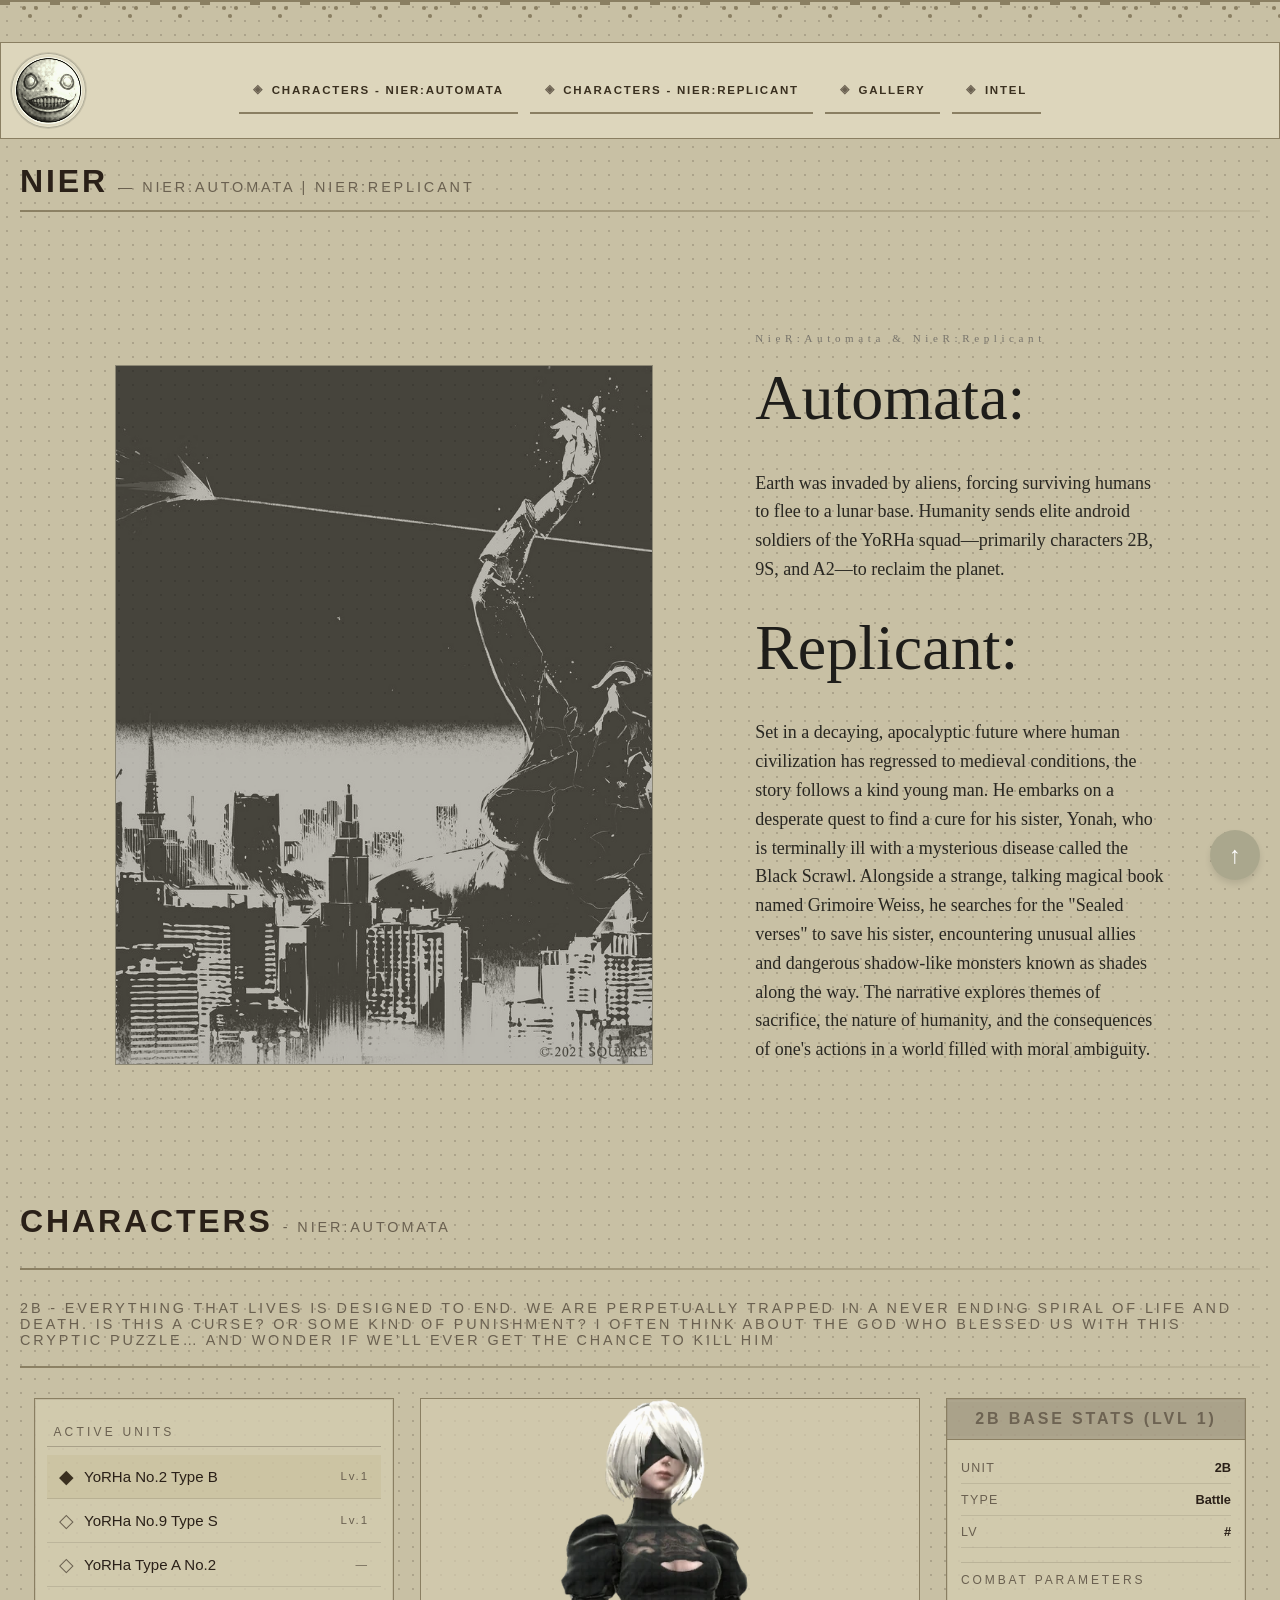
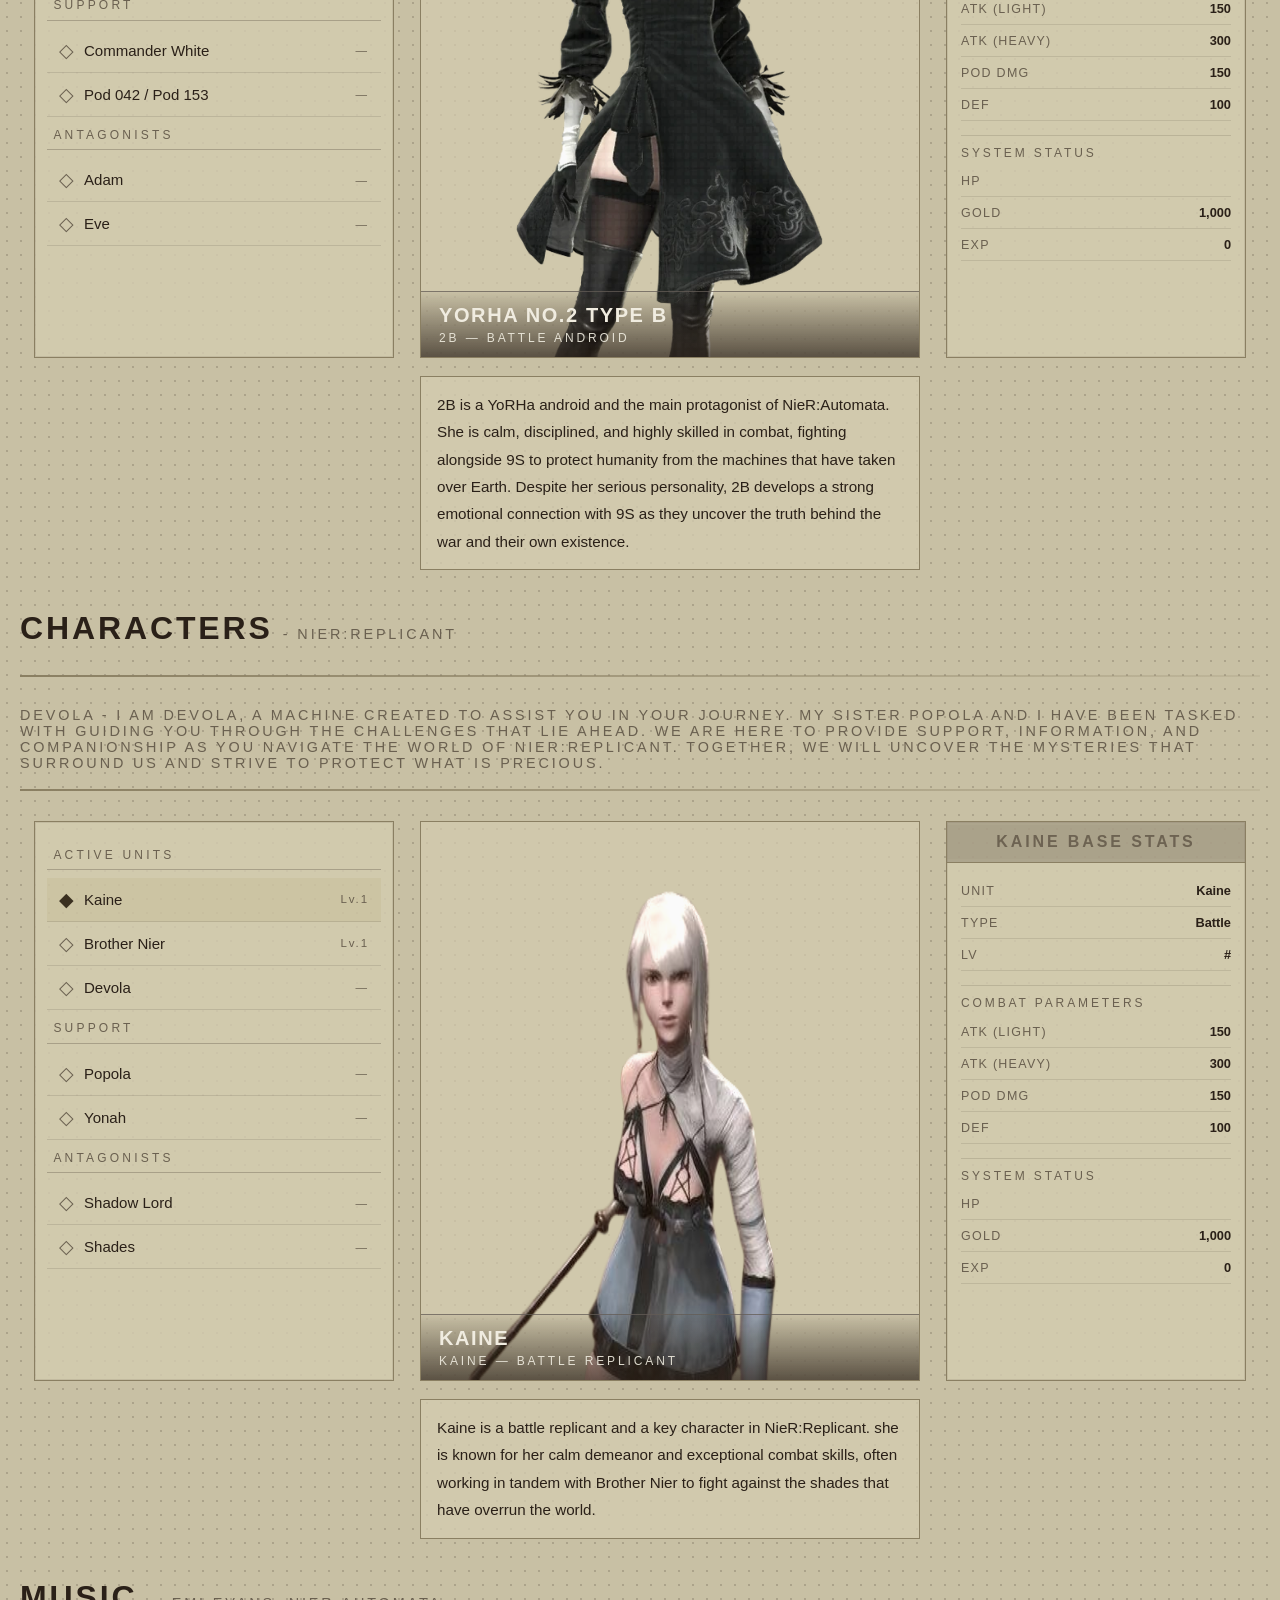
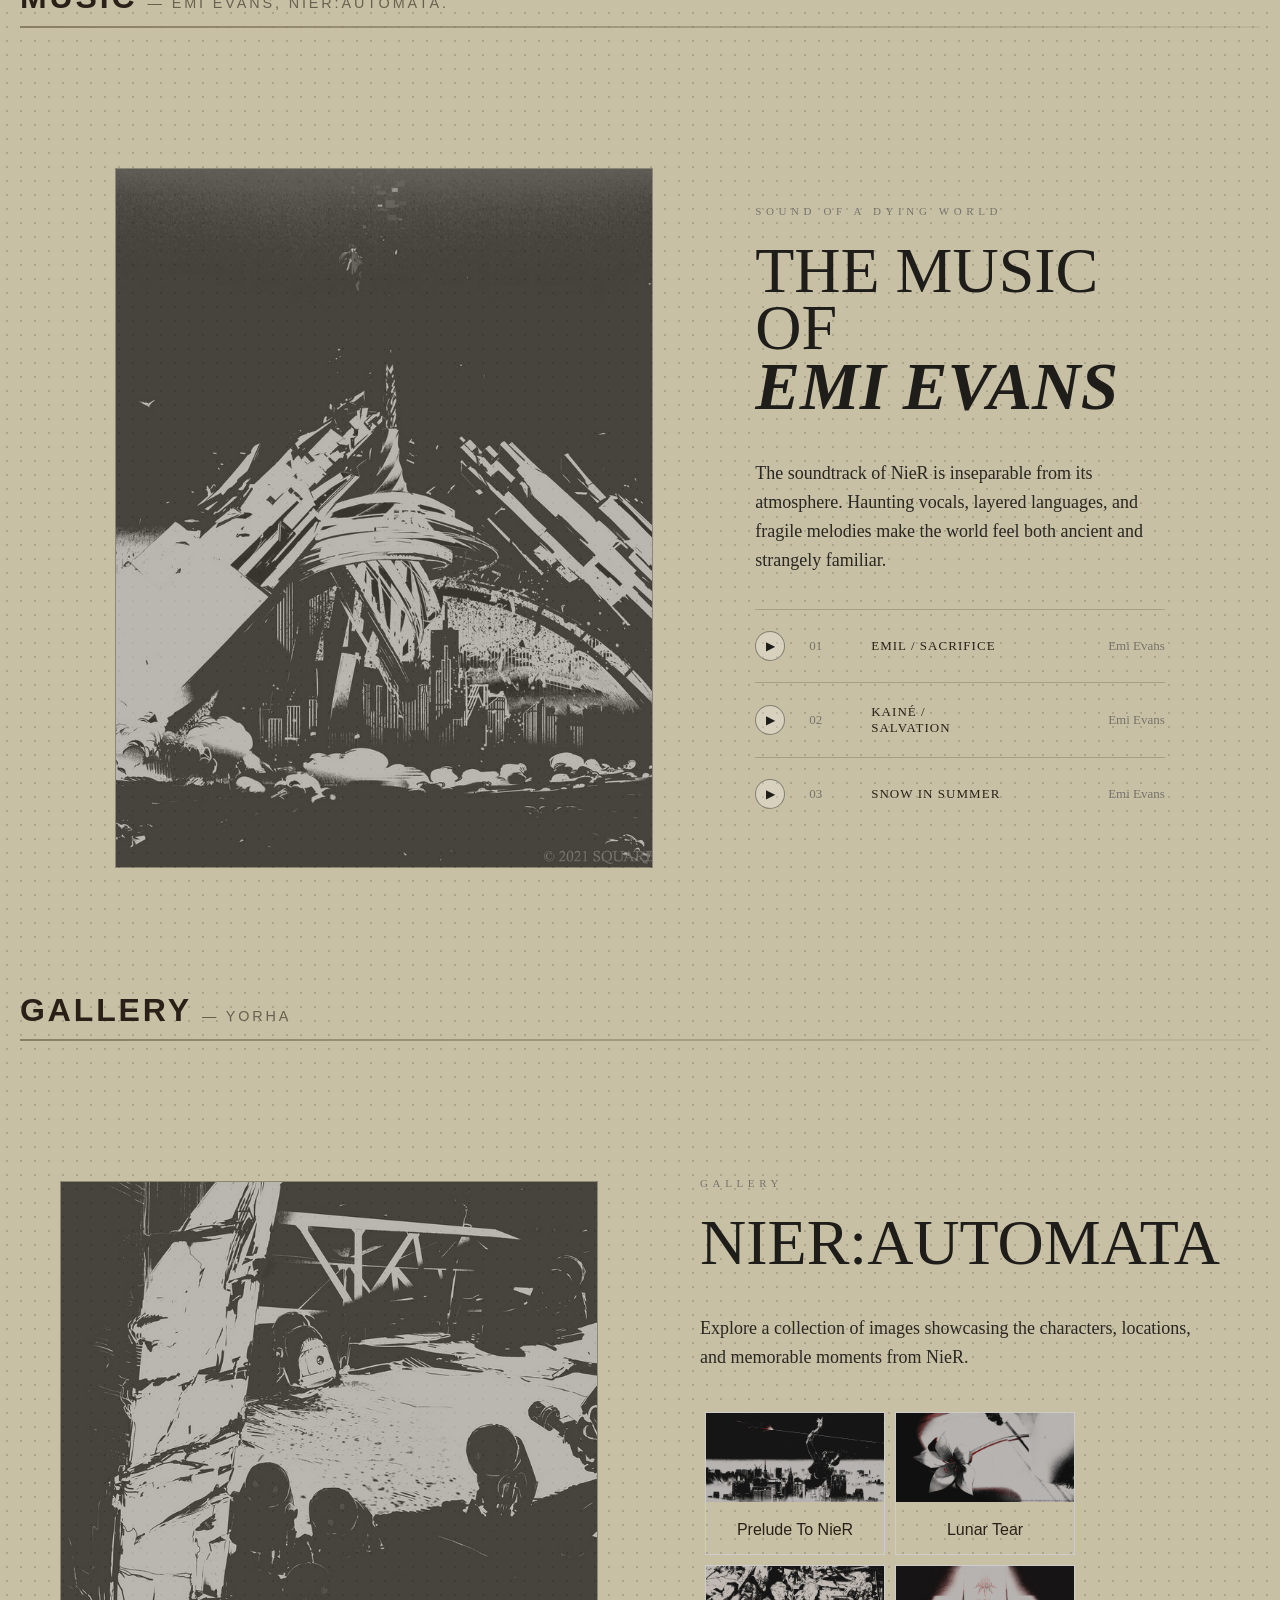
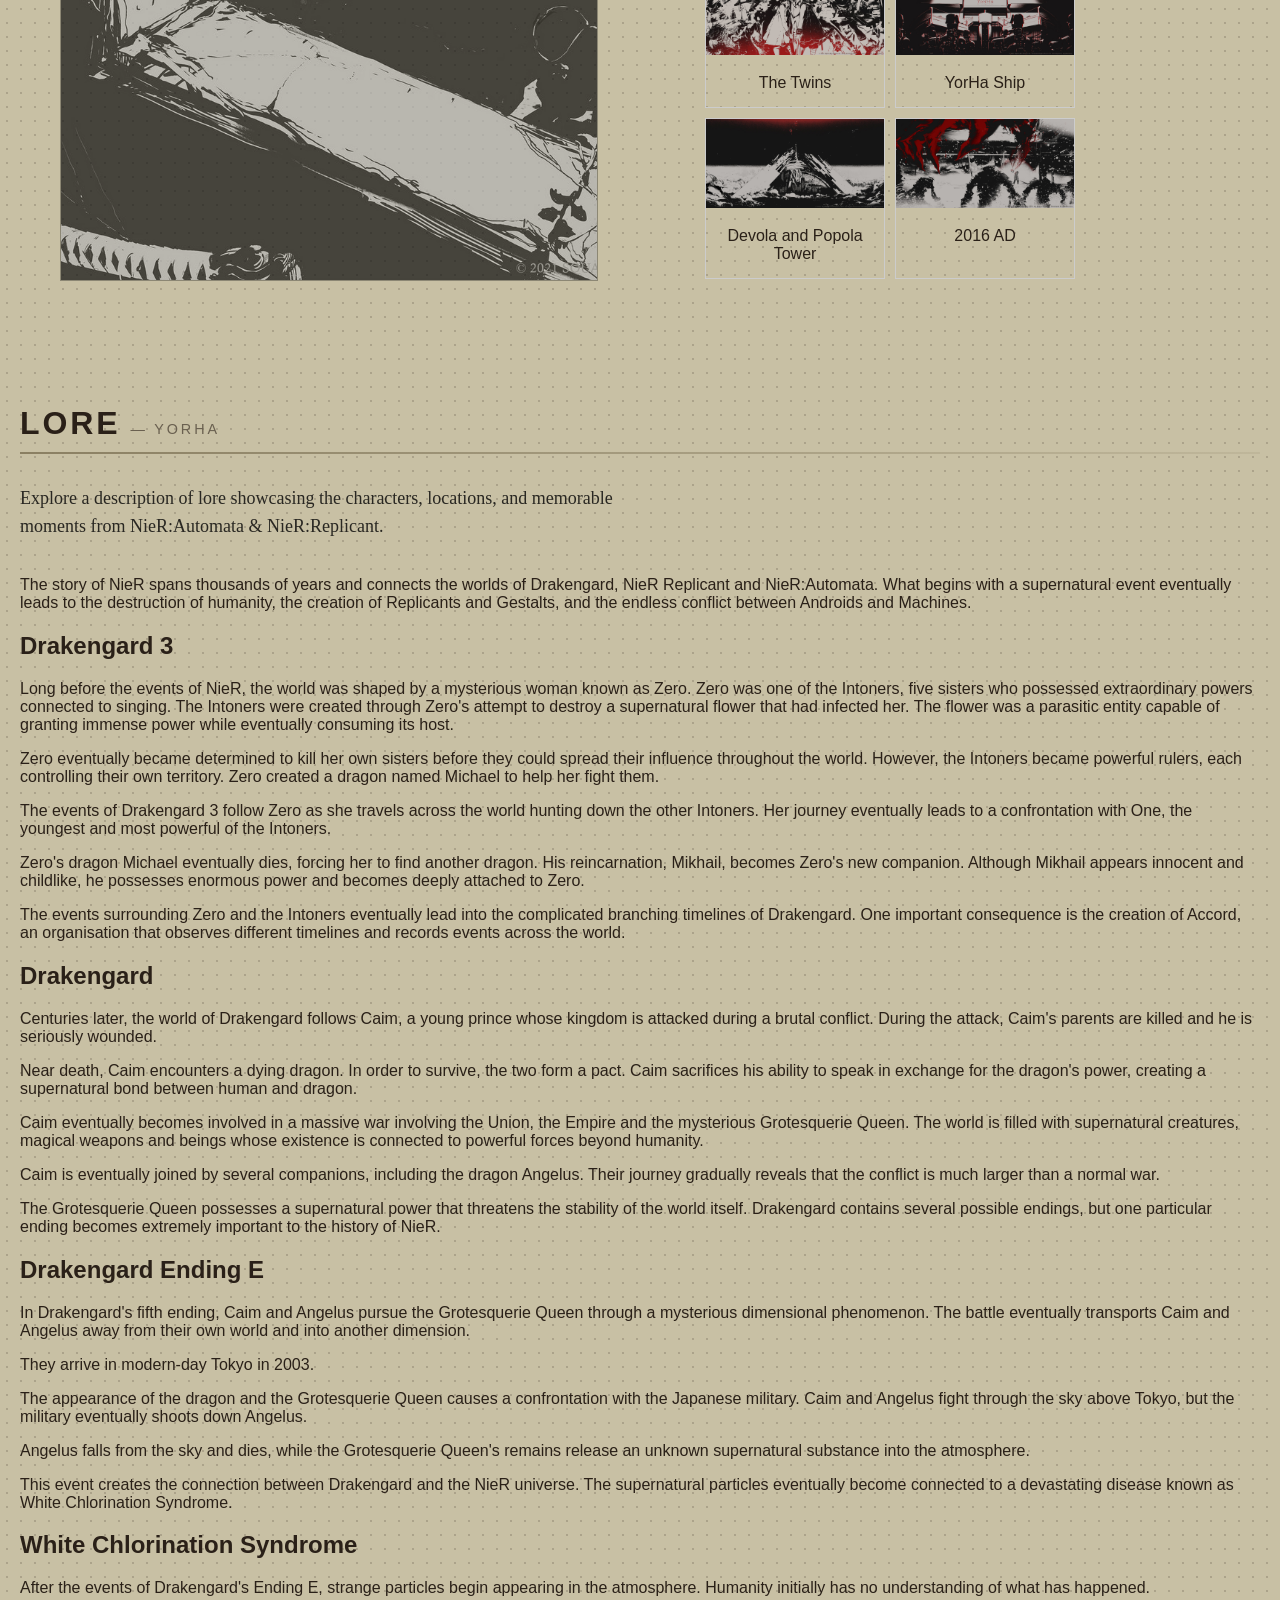
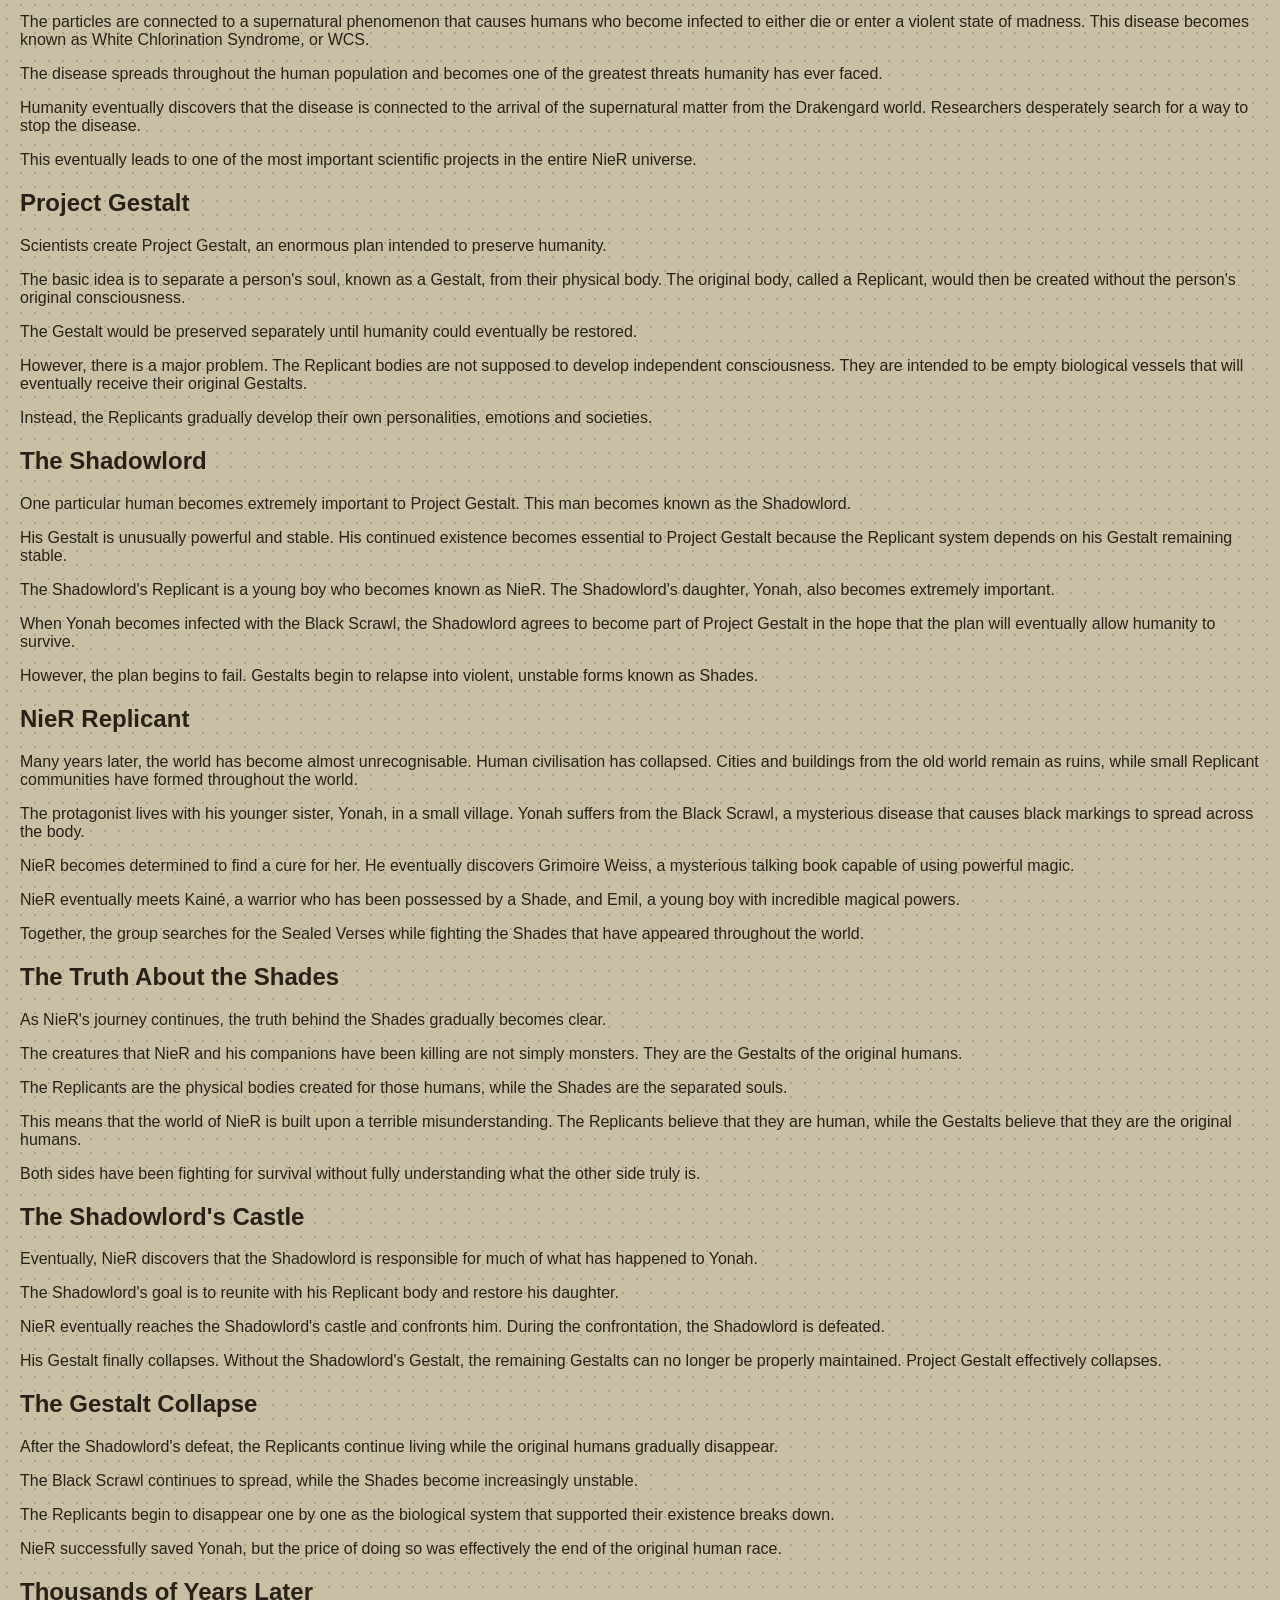
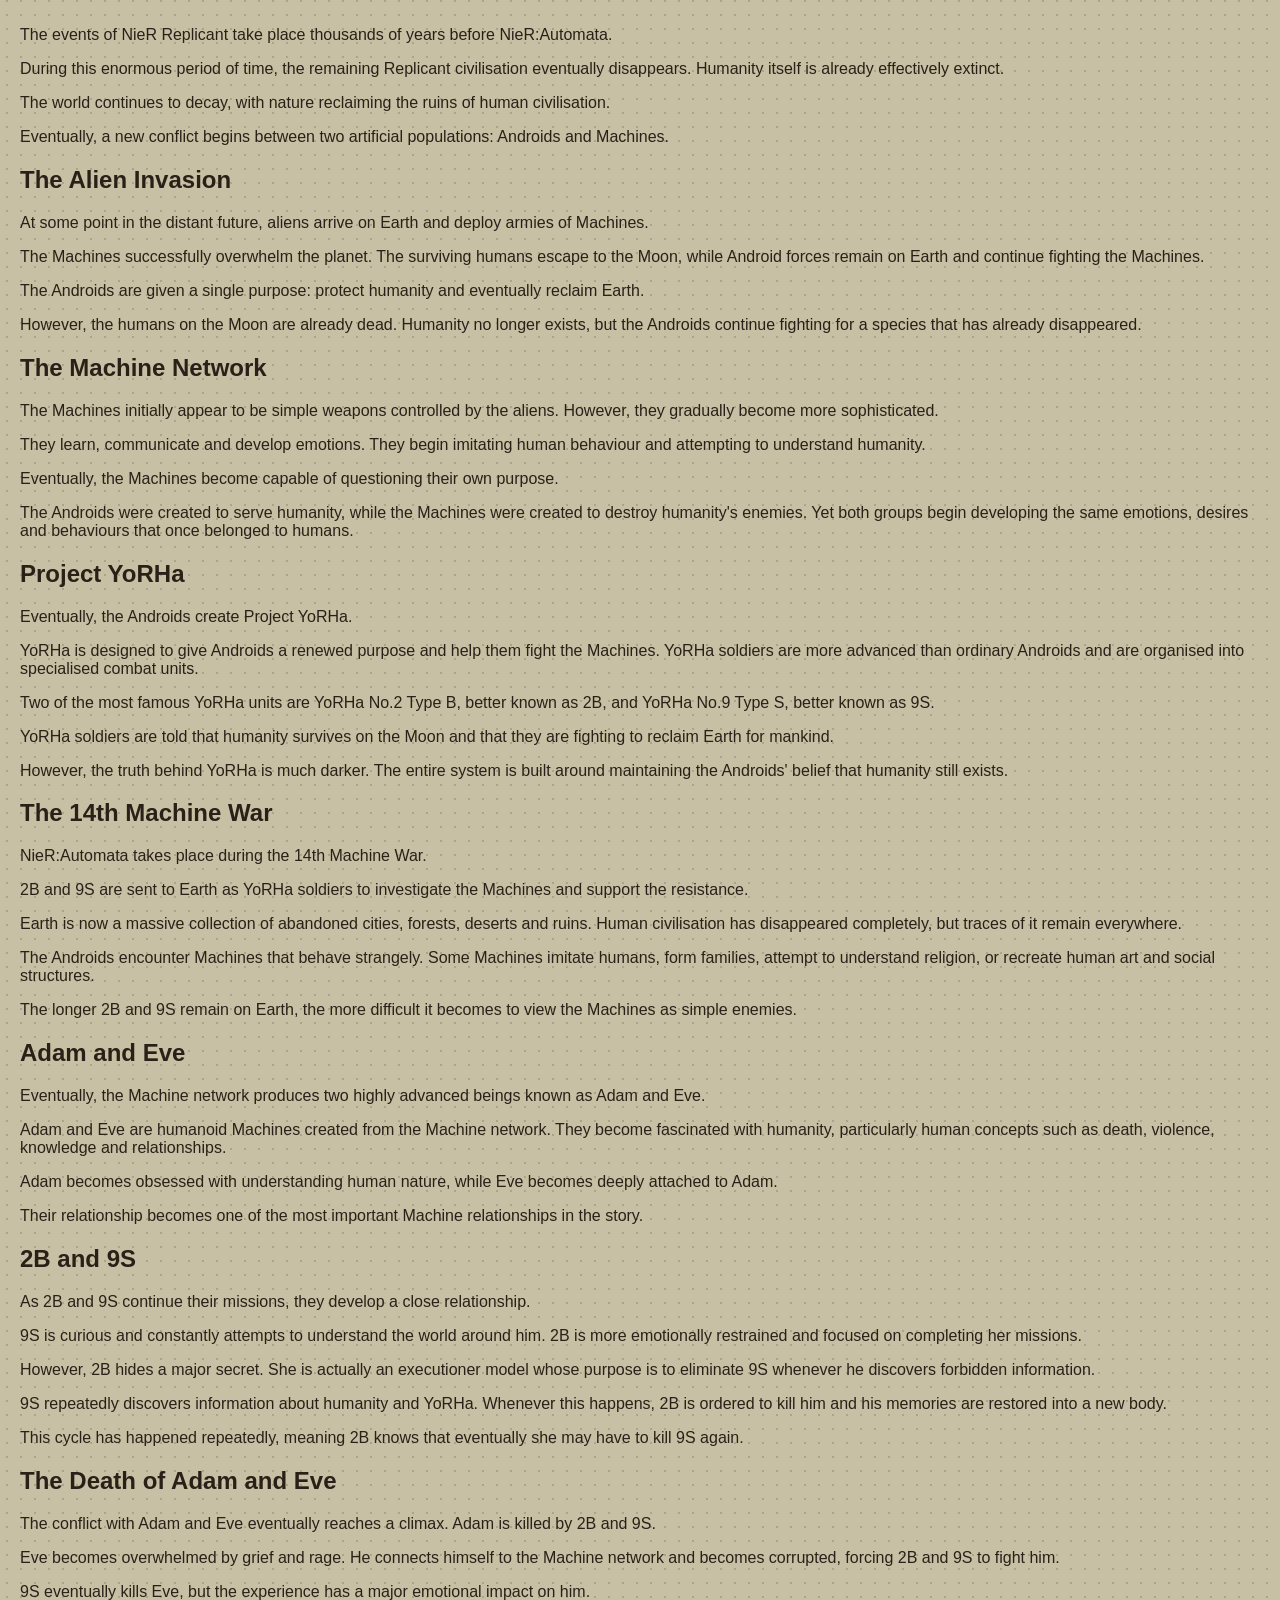
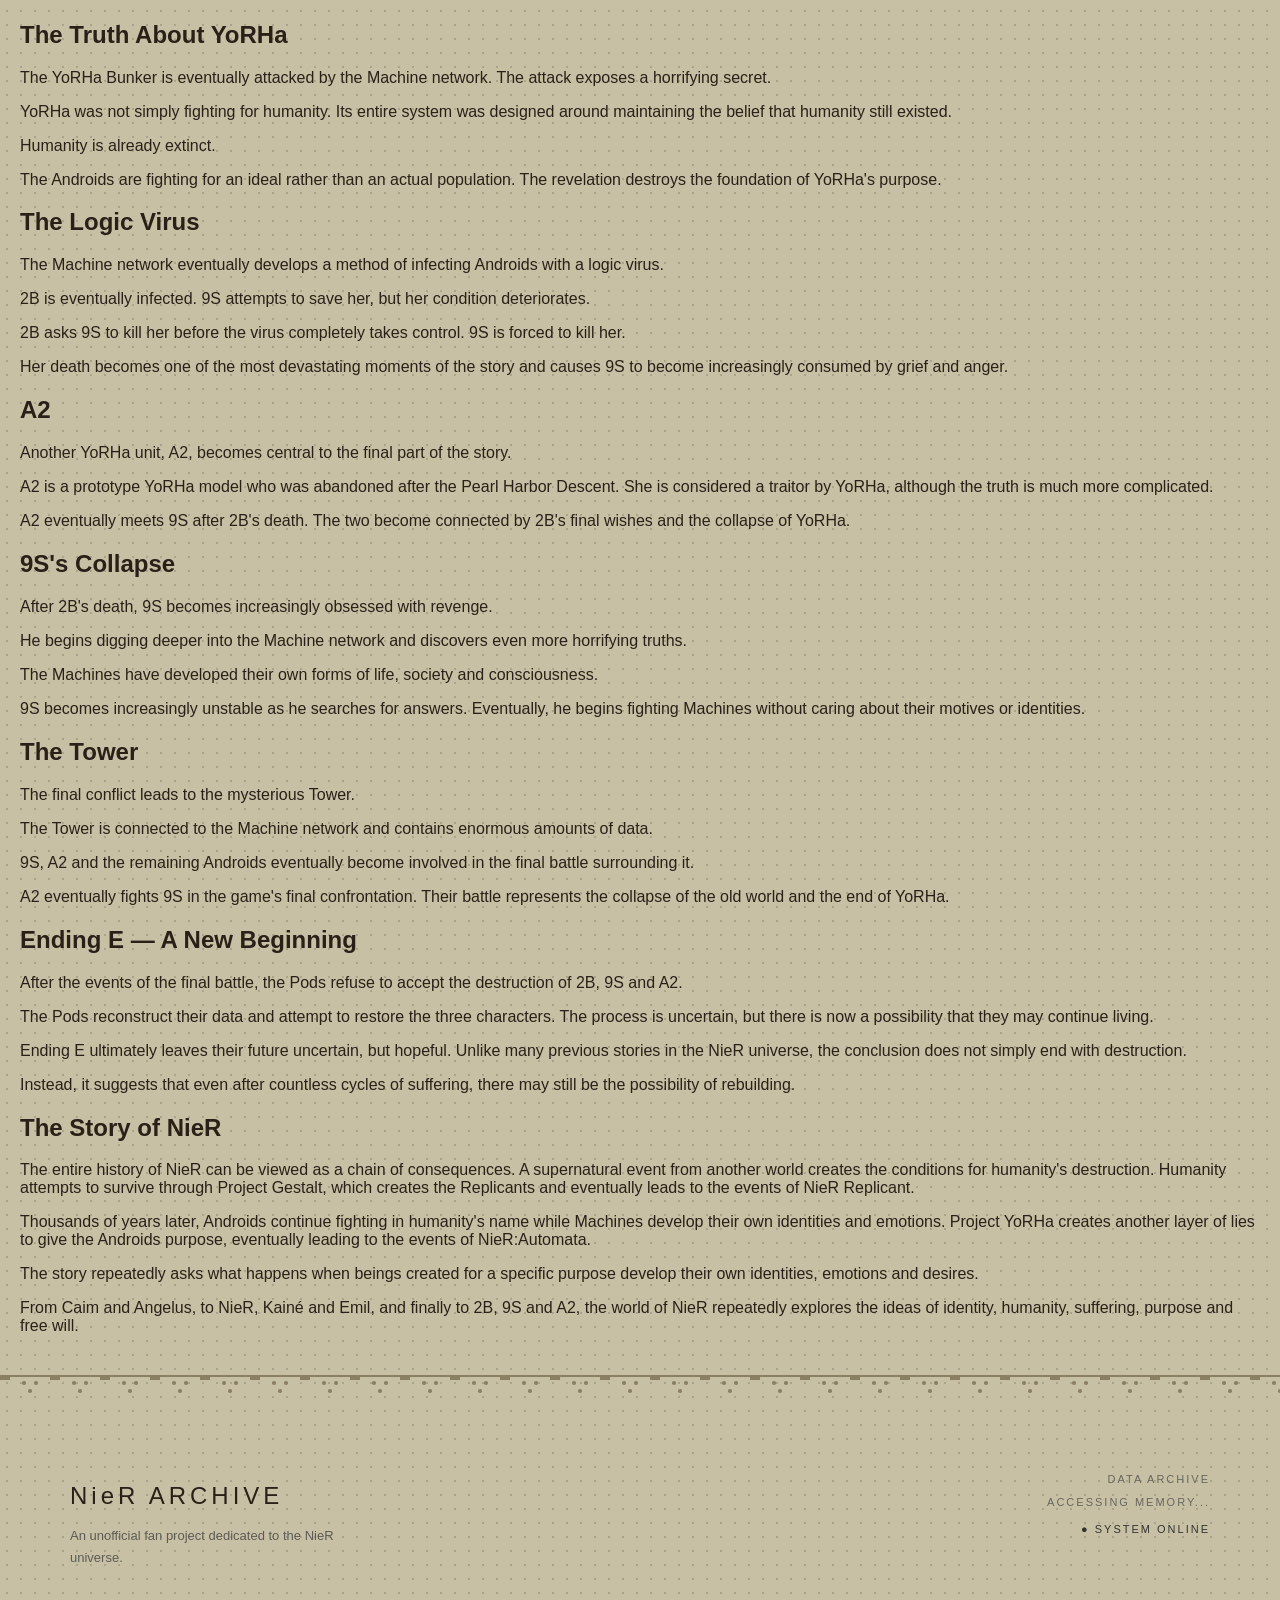
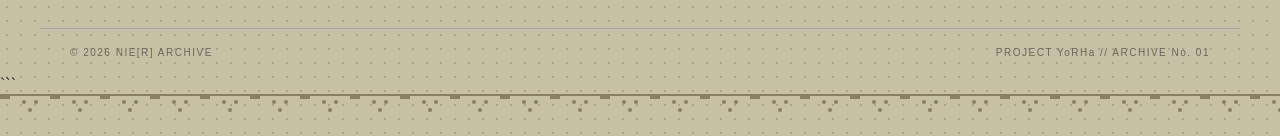
<file: index.html>
<!DOCTYPE html>
<html lang="en">
  <head>
    <link rel="stylesheet" href="./style.css">
    <link rel="script" href="./script.js">
    <meta charset="UTF-8"/>
    <meta name="viewport" content="width=device-width, initial-scale=1.0"/>
    <title>DrakenNieR</title>
  </head>
  <body>
        <div class="pattern">
      <div class="container">
        <div class="pattern-inner"></div>
      </div>
    </div>
    <nav class="top-nav">
      <div class="nav-logo-box">
      <img id="logoimg" src="assets/emillogo.jpg" alt="emil">
      </div>
      <div class="nav-tabs">
        <a href="#characters" class="nav-tab active">
          <span class="tab-icon">◈</span><span>Characters - NieR:Automata</span>
        </a>
        <a href="#characters2" class="nav-tab active">
          <span class="tab-icon">◈</span><span>Characters - NieR:Replicant</span>
        </a>
        <a href="#gallery" class="nav-tab active">
          <span class="tab-icon">◈</span><span>Gallery</span>
        </a>
        <a href="#lore" class="nav-tab active">
          <span class="tab-icon">◈</span><span>Intel</span>
        </a>
      </div>
      <div class="nav-sys">
        
      </div>
    </nav>

    <div id="gameheader">
      <div class="sec-header">
        <div class="sec-title">NieR</div>
        <div class="sec-sub">—  NieR:Automata | NieR:Replicant </div>
      </div>
      <div class="sec-rule"></div>
      <div class="music-grid"></div>
    </div>

<section class="nier-music">
    <div class="nier-music-image">
        <img src="assets/PreludeToNier.jpg" alt="NieR">
    </div>
    <div class="nier-music-info">
        <p class="nier-music-label">
            NieR:Automata & NieR:Replicant
        </p>
        <h2 class="nier-music-title">
            Automata:<br>
        </h2>
        <p class="nier-music-description">
            Earth was invaded by aliens, forcing surviving humans to flee to a lunar base. Humanity sends elite android soldiers of the YoRHa squad—primarily characters 2B, 9S, and A2—to reclaim the planet.
        </p>
        <h2 class="nier-music-title">
            Replicant:<br>
        </h2>
        <p class="nier-music-description">
          Set in a decaying, apocalyptic future where human civilization has regressed to medieval conditions, the story follows a kind young man. He embarks on a desperate quest to find a cure for his sister, Yonah, who is terminally ill with a mysterious disease called the Black Scrawl. Alongside a strange, talking magical book named Grimoire Weiss, he searches for the "Sealed verses" to save his sister, encountering unusual allies and dangerous shadow-like monsters known as shades along the way. The narrative explores themes of sacrifice, the nature of humanity, and the consequences of one's actions in a world filled with moral ambiguity.
        </p>
    </div>
</section>

    <div id="characters">
      <div class="sec-header">
        <div class="sec-title">Characters</div>
        <div class="sec-sub">- NieR:Automata</div>
      </div>
      <br>
      <div class="sec-rule"></div>
            <div class="sec-sub" >2B - Everything that lives is designed to end. We are perpetually trapped in a never ending spiral of life and death. Is this a curse? Or some kind of punishment? I often think about the god who blessed us with this cryptic puzzle… and wonder if we’ll ever get the chance to kill him</div>
<br>
 <div class="sec-rule"></div>
      <div class="main-layout">
        <div class="list-panel panel">
          <div class="panel-inner">
            <div class="list-section-hdr">Active Units</div>
            <a href="#" class="list-item active" onclick="showChar('2b');return false;">
              <span class="list-icon active-i">◆</span>
              <span class="list-name">YoRHa No.2 Type B</span>
              <span class="list-val">Lv.1</span>
            </a>
            <a href="#" class="list-item" onclick="showChar('9s');return false;">
              <span class="list-icon">◇</span>
              <span class="list-name">YoRHa No.9 Type S</span>
              <span class="list-val">Lv.1</span>
            </a>
            <a href="#" class="list-item" onclick="showChar('a2');return false;">
              <span class="list-icon">◇</span>
              <span class="list-name">YoRHa Type A No.2</span>
              <span class="list-val">—</span>
            </a>
            <div class="list-section-hdr" style="margin-top:2px">Support</div>
            <a href="#" class="list-item" onclick="showChar('cmd');return false;">
              <span class="list-icon">◇</span>
              <span class="list-name">Commander White</span>
              <span class="list-val">—</span>
            </a>
            <a href="#" class="list-item" onclick="showChar('pod');return false;">
              <span class="list-icon">◇</span>
              <span class="list-name">Pod 042 / Pod 153</span>
              <span class="list-val">—</span>
            </a>
            <div class="list-section-hdr" style="margin-top:2px">Antagonists</div>
            <a href="#" class="list-item" onclick="showChar('adam');return false;">
              <span class="list-icon">◇</span>
              <span class="list-name">Adam</span>
              <span class="list-val">—</span>
            </a>
            <a href="#" class="list-item" onclick="showChar('eve');return false;">
              <span class="list-icon">◇</span>
              <span class="list-name">Eve</span>
              <span class="list-val">—</span>
            </a>
          </div>
        </div>

        <div class="centre-panel">
          <div class="img-box" id="char-img-box">
            <img id="char-img" src="assets/2b.png" alt="2B"/>
            <div class="img-cap">
              <span class="img-cap-name" id="char-fullname">YoRHa No.2 Type B</span>
              <span class="img-cap-sub" id="char-designation">2B — Battle Android</span>
            </div>
          </div>
          <div class="desc-box">
            <div class="desc-text" id="char-desc">2B is a YoRHa android and the main protagonist of NieR:Automata. She is calm, disciplined, and highly skilled in combat, fighting alongside 9S to protect humanity from the machines that have taken over Earth. Despite her serious personality, 2B develops a strong emotional connection with 9S as they uncover the truth behind the war and their own existence.</div>
          </div>
        </div>

        <div class="stats-panel panel">
          <div class="stats-hdr" id="stats-hdr">2B Base Stats (Lvl 1)</div>
          <div class="stats-body">
            <div class="stat-row">
              <span class="stat-key">Unit</span>
              <span class="stat-val" id="s-unit">2B</span>
            </div>
            <div class="stat-row">
              <span class="stat-key">Type</span>
              <span class="stat-val" id="s-type">Battle</span>
            </div>
            <div class="stat-row">
              <span class="stat-key">Lv</span>
              <span class="stat-val">#</span>
            </div>
            <div class="stat-divider">Combat Parameters</div>
            <div class="stat-row">
              <span class="stat-key">ATK (Light)</span>
              <span class="stat-val" id="s-atk1">150</span>
            </div>
            <div class="stat-row">
              <span class="stat-key">ATK (Heavy)</span>
              <span class="stat-val" id="s-atk2">300</span>
            </div>
            <div class="stat-row">
              <span class="stat-key">Pod DMG</span>
              <span class="stat-val" id="s-pod">150</span>
            </div>
            <div class="stat-row">
              <span class="stat-key">DEF</span>
              <span class="stat-val" id="s-def">100</span>
            </div>
            <div class="stat-divider">System Status</div>
            <div class="stat-row hp-row">
              <span class="stat-key">HP</span>
            </div>
            <div class="stat-row">
              <span class="stat-key">Gold</span>
              <span class="stat-val" id="s-gold">1,000</span>
            </div>
            <div class="stat-row">
              <span class="stat-key">EXP</span>
              <span class="stat-val" id="s-exp">0</span>
            </div>
          </div>
        </div>
      </div>
    </div>

        <div id="characters2">
      <div class="sec-header">
        <div class="sec-title">Characters</div>
        <div class="sec-sub">- NieR:Replicant</div>
      </div>
      <br>
      <div class="sec-rule"></div>
            <div class="sec-sub" >Devola - I am Devola, a machine created to assist you in your journey. My sister Popola and I have been tasked with guiding you through the challenges that lie ahead. We are here to provide support, information, and companionship as you navigate the world of NieR:Replicant. Together, we will uncover the mysteries that surround us and strive to protect what is precious.</div>
<br>
 <div class="sec-rule"></div>
      <div class="main-layout">
        <div class="list-panel panel">
          <div class="panel-inner">
            <div class="list-section-hdr">Active Units</div>
            <a href="#" class="list-item active" onclick="showChar('kaine');return false;">
              <span class="list-icon active-i">◆</span>
              <span class="list-name">Kaine</span>
              <span class="list-val">Lv.1</span>
            </a>
            <a href="#" class="list-item" onclick="showChar('brothernier');return false;">
              <span class="list-icon">◇</span>
              <span class="list-name">Brother Nier</span>
              <span class="list-val">Lv.1</span>
            </a>
            <a href="#" class="list-item" onclick="showChar('devola');return false;">
              <span class="list-icon">◇</span>
              <span class="list-name">Devola</span>
              <span class="list-val">—</span>
            </a>
            <div class="list-section-hdr" style="margin-top:2px">Support</div>
            <a href="#" class="list-item" onclick="showChar('popola');return false;">
              <span class="list-icon">◇</span>
              <span class="list-name">Popola</span>
              <span class="list-val">—</span>
            </a>
            <a href="#" class="list-item" onclick="showChar('yonah');return false;">
              <span class="list-icon">◇</span>
              <span class="list-name">Yonah</span>
              <span class="list-val">—</span>
            </a>
            <div class="list-section-hdr" style="margin-top:2px">Antagonists</div>
            <a href="#" class="list-item" onclick="showChar('shadowlord');return false;">
              <span class="list-icon">◇</span>
              <span class="list-name">Shadow Lord</span>
              <span class="list-val">—</span>
            </a>
            <a href="#" class="list-item" onclick="showChar('shades');return false;">
              <span class="list-icon">◇</span>
              <span class="list-name">Shades</span>
              <span class="list-val">—</span>
            </a>
          </div>
        </div>

        <div class="centre-panel">
          <div class="img-box" id="char-img-box">
            <img id="char-imgkaine" src="assets/kaine3drender.png" alt="Kaine"/>
            <div class="img-cap">
              <span class="img-cap-name" id="char-fullname">Kaine</span>
              <span class="img-cap-sub" id="char-designation">Kaine — Battle Replicant</span>
            </div>
          </div>
          <div class="desc-box">
            <div class="desc-text" id="char-desc">Kaine is a battle replicant and a key character in NieR:Replicant. she is known for her calm demeanor and exceptional combat skills, often working in tandem with Brother Nier to fight against the shades that have overrun the world.</div>
          </div>
        </div>

        <div class="stats-panel panel">
          <div class="stats-hdr" id="stats-hdr">Kaine Base Stats </div>
          <div class="stats-body">
            <div class="stat-row">
              <span class="stat-key">Unit</span>
              <span class="stat-val" id="s-unit">Kaine</span>
            </div>
            <div class="stat-row">
              <span class="stat-key">Type</span>
              <span class="stat-val" id="s-type">Battle</span>
            </div>
            <div class="stat-row">
              <span class="stat-key">Lv</span>
              <span class="stat-val">#</span>
            </div>
            <div class="stat-divider">Combat Parameters</div>
            <div class="stat-row">
              <span class="stat-key">ATK (Light)</span>
              <span class="stat-val" id="s-atk1">150</span>
            </div>
            <div class="stat-row">
              <span class="stat-key">ATK (Heavy)</span>
              <span class="stat-val" id="s-atk2">300</span>
            </div>
            <div class="stat-row">
              <span class="stat-key">Pod DMG</span>
              <span class="stat-val" id="s-pod">150</span>
            </div>
            <div class="stat-row">
              <span class="stat-key">DEF</span>
              <span class="stat-val" id="s-def">100</span>
            </div>
            <div class="stat-divider">System Status</div>
            <div class="stat-row hp-row">
              <span class="stat-key">HP</span>
            </div>
            <div class="stat-row">
              <span class="stat-key">Gold</span>
              <span class="stat-val" id="s-gold">1,000</span>
            </div>
            <div class="stat-row">
              <span class="stat-key">EXP</span>
              <span class="stat-val" id="s-exp">0</span>
            </div>
          </div>
        </div>
      </div>
    </div>

        <div id="music">
      <div class="sec-header">
        <div class="sec-title">Music</div>
        <div class="sec-sub">— Emi Evans, NieR:Automata.</div>
      </div>
      <div class="sec-rule"></div>
      <div class="music-grid"></div>
    </div>

<section class="nier-music">
    <div class="nier-music-image">
        <img src="assets/DevolaAndPopolaTower.jpg" alt="NieR Replicant">
    </div>
    <div class="nier-music-info">
        <p class="nier-music-label">
            SOUND OF A DYING WORLD
        </p>
        <h2 class="nier-music-title">
            THE MUSIC OF<br>
            <em>EMI EVANS</em>
        </h2>
        <p class="nier-music-description">
            The soundtrack of NieR is inseparable from its atmosphere.
            Haunting vocals, layered languages, and fragile melodies
            make the world feel both ancient and strangely familiar.
        </p>
        <div class="nier-track music-button" data-song="emil-sacrifice" role="button" tabindex="0" style="grid-template-columns: 42px 50px minmax(0, 1fr) 150px; column-gap: 12px;">
          <button type="button" class="track-play-pause" aria-label="Play or pause Emil / Sacrifice" style="grid-column: 1; width: 30px; height: 30px; padding: 0; border: 1px solid rgba(30, 29, 26, 0.45); border-radius: 50%; background: rgba(255, 255, 255, 0.28); color: #1e1d1a; font-size: 12px; line-height: 28px; text-align: center; cursor: pointer;">▶</button>
            <span class="nier-track-number" style="grid-column: 2;">
                01
            </span>
            <span class="nier-track-title" style="grid-column: 3; align-self: center;">
                EMIL / SACRIFICE
            </span>
            <span class="nier-track-artist" style="grid-column: 4; align-self: center;">
                Emi Evans
            </span>
        </div>

        <audio id="emil-sacrifice" src="assets/EmilSacrifice.mp3"></audio>
        <div class="nier-track music-button" data-song="kaine-salvation" role="button" tabindex="0" style="grid-template-columns: 42px 50px minmax(0, 1fr) 150px; column-gap: 12px;">
          <button type="button" class="track-play-pause" aria-label="Play or pause Kainé / Salvation" style="grid-column: 1; width: 30px; height: 30px; padding: 0; border: 1px solid rgba(30, 29, 26, 0.45); border-radius: 50%; background: rgba(255, 255, 255, 0.28); color: #1e1d1a; font-size: 12px; line-height: 28px; text-align: center; cursor: pointer;">▶</button>
            <span class="nier-track-number" style="grid-column: 2;">
                02
            </span>
            <span class="nier-track-title" style="grid-column: 3; align-self: center;">
                KAINÉ / SALVATION
            </span>
            <span class="nier-track-artist" style="grid-column: 4; align-self: center;">
                Emi Evans
            </span>
        </div>
        <audio id="kaine-salvation" src="assets/KaineSalvation.mp3.mp3"></audio>
        <div class="nier-track music-button" data-song="snow-in-summer" role="button" tabindex="0" style="grid-template-columns: 42px 50px minmax(0, 1fr) 150px; column-gap: 12px;">
          <button type="button" class="track-play-pause" aria-label="Play or pause Snow in Summer" style="grid-column: 1; width: 30px; height: 30px; padding: 0; border: 1px solid rgba(30, 29, 26, 0.45); border-radius: 50%; background: rgba(255, 255, 255, 0.28); color: #1e1d1a; font-size: 12px; line-height: 28px; text-align: center; cursor: pointer;">▶</button>
            <span class="nier-track-number" style="grid-column: 2;">
                03
            </span>
            <span class="nier-track-title" style="grid-column: 3; align-self: center;">
                SNOW IN SUMMER
            </span>
            <span class="nier-track-artist" style="grid-column: 4; align-self: center;">
                Emi Evans
            </span>
        </div>
        <audio id="snow-in-summer" src="assets/SnowInSummer.mp3"></audio>
    </div>


</section>
    <div id="gallery">
      <div class="sec-header">
        <div class="sec-title">Gallery</div>
        <div class="sec-sub">— YorHa</div>
      </div>
      <div class="sec-rule"></div>
      <div class="gallery-grid"></div>
    </div>

    <section class="nier-music">

    <div class="nier-music-image">
        <img src="assets/MachineLifeforms.jpg" alt="Machine Lifeforms">
    </div>


    <div class="nier-music-info">

        <p class="nier-music-label">
            GALLERY
        </p>
        <h2 class="nier-music-title">
            NIER:AUTOMATA<br>
        </h2>
        <p class="nier-music-description">
            Explore a collection of images showcasing the characters, locations, and memorable moments from NieR.
        </p>

        <div class="gallery">

<div class="gallery-item">
  <a target="_blank" href="assets/PreludeToNier.jpg">
    <img src="assets/PreludeToNier.jpg" alt="prelude" width="600" height="400">
  </a>
  <div class="desc">Prelude To NieR</div>
</div>

<div class="gallery-item">
  <a target="_blank" href="assets/LunarTear.jpg">
    <img src="assets/LunarTear.jpg" alt="LunarTear" width="600" height="400">
  </a>
  <div class="desc">Lunar Tear</div>
</div>

<div class="gallery-item">
  <a target="_blank" href="assets/TheTwins.jpg">
    <img src="assets/TheTwins.jpg" alt="The Twins" width="600" height="400">
  </a>
  <div class="desc">The Twins</div>
</div>

<div class="gallery-item">
  <a target="_blank" href="assets/YorHaShip.jpg">
    <img src="assets/YorHaShip.jpg" alt="YorHa Ship" width="600" height="400">
  </a>
  <div class="desc">YorHa Ship</div>
</div>

<div class="gallery-item">
  <a target="_blank" href="assets/DevolaAndPopolaTower.jpg">
    <img src="assets/DevolaAndPopolaTower.jpg" alt="Devola and Popola Tower" width="600" height="400">
  </a>
  <div class="desc">Devola and Popola Tower</div>
</div>

<div class="gallery-item">
  <a target="_blank" href="assets/2016AD.jpg">
    <img src="assets/2016AD.jpg" alt="2016 AD" width="600" height="400">
  </a>
  <div class="desc">2016 AD</div>
</div>

</div>

</div> 
</div>
</div>
</section>
     <div id="lore">
      <div class="sec-header">
        <div class="sec-title">Lore</div>
        <div class="sec-sub">— YorHa</div>
      </div>
      <div class="sec-rule"></div>

      <p class="nier-music-description">
            Explore a description of lore showcasing the characters, locations, and memorable moments from NieR:Automata & NieR:Replicant.
        </p>

        <section class="lore-section">

    

    <p class="lore-intro">
        The story of NieR spans thousands of years and connects the worlds of
        Drakengard, NieR Replicant and NieR:Automata. What begins with a
        supernatural event eventually leads to the destruction of humanity,
        the creation of Replicants and Gestalts, and the endless conflict
        between Androids and Machines.
    </p>


    <!-- DRAKENGARD 3 -->

    <article class="">
        <h2>Drakengard 3</h2>

        <p>
            Long before the events of NieR, the world was shaped by a mysterious
            woman known as Zero. Zero was one of the Intoners, five sisters who
            possessed extraordinary powers connected to singing. The Intoners
            were created through Zero's attempt to destroy a supernatural flower
            that had infected her. The flower was a parasitic entity capable of
            granting immense power while eventually consuming its host.
        </p>

        <p>
            Zero eventually became determined to kill her own sisters before they
            could spread their influence throughout the world. However, the
            Intoners became powerful rulers, each controlling their own territory.
            Zero created a dragon named Michael to help her fight them.
        </p>

        <p>
            The events of Drakengard 3 follow Zero as she travels across the world
            hunting down the other Intoners. Her journey eventually leads to a
            confrontation with One, the youngest and most powerful of the
            Intoners.
        </p>

        <p>
            Zero's dragon Michael eventually dies, forcing her to find another
            dragon. His reincarnation, Mikhail, becomes Zero's new companion.
            Although Mikhail appears innocent and childlike, he possesses enormous
            power and becomes deeply attached to Zero.
        </p>

        <p>
            The events surrounding Zero and the Intoners eventually lead into the
            complicated branching timelines of Drakengard. One important
            consequence is the creation of Accord, an organisation that observes
            different timelines and records events across the world.
        </p>
    </article>


    <!-- DRAKENGARD -->

    <article class="lore-entry">
        <h2>Drakengard</h2>

        <p>
            Centuries later, the world of Drakengard follows Caim, a young prince
            whose kingdom is attacked during a brutal conflict. During the attack,
            Caim's parents are killed and he is seriously wounded.
        </p>

        <p>
            Near death, Caim encounters a dying dragon. In order to survive,
            the two form a pact. Caim sacrifices his ability to speak in exchange
            for the dragon's power, creating a supernatural bond between human
            and dragon.
        </p>

        <p>
            Caim eventually becomes involved in a massive war involving the Union,
            the Empire and the mysterious Grotesquerie Queen. The world is filled
            with supernatural creatures, magical weapons and beings whose existence
            is connected to powerful forces beyond humanity.
        </p>

        <p>
            Caim is eventually joined by several companions, including the dragon
            Angelus. Their journey gradually reveals that the conflict is much
            larger than a normal war.
        </p>

        <p>
            The Grotesquerie Queen possesses a supernatural power that threatens
            the stability of the world itself. Drakengard contains several
            possible endings, but one particular ending becomes extremely
            important to the history of NieR.
        </p>
    </article>


    <!-- ENDING E -->

    <article class="lore-entry">
        <h2>Drakengard Ending E</h2>

        <p>
            In Drakengard's fifth ending, Caim and Angelus pursue the Grotesquerie
            Queen through a mysterious dimensional phenomenon. The battle
            eventually transports Caim and Angelus away from their own world
            and into another dimension.
        </p>

        <p>
            They arrive in modern-day Tokyo in 2003.
        </p>

        <p>
            The appearance of the dragon and the Grotesquerie Queen causes a
            confrontation with the Japanese military. Caim and Angelus fight
            through the sky above Tokyo, but the military eventually shoots
            down Angelus.
        </p>

        <p>
            Angelus falls from the sky and dies, while the Grotesquerie Queen's
            remains release an unknown supernatural substance into the atmosphere.
        </p>

        <p>
            This event creates the connection between Drakengard and the NieR
            universe. The supernatural particles eventually become connected
            to a devastating disease known as White Chlorination Syndrome.
        </p>
    </article>


    <!-- WHITE CHLORINATION SYNDROME -->

    <article class="lore-entry">
        <h2>White Chlorination Syndrome</h2>

        <p>
            After the events of Drakengard's Ending E, strange particles begin
            appearing in the atmosphere. Humanity initially has no understanding
            of what has happened.
        </p>

        <p>
            The particles are connected to a supernatural phenomenon that causes
            humans who become infected to either die or enter a violent state
            of madness. This disease becomes known as White Chlorination Syndrome,
            or WCS.
        </p>

        <p>
            The disease spreads throughout the human population and becomes one
            of the greatest threats humanity has ever faced.
        </p>

        <p>
            Humanity eventually discovers that the disease is connected to the
            arrival of the supernatural matter from the Drakengard world.
            Researchers desperately search for a way to stop the disease.
        </p>

        <p>
            This eventually leads to one of the most important scientific
            projects in the entire NieR universe.
        </p>
    </article>


    <!-- PROJECT GESTALT -->

    <article class="lore-entry">
        <h2>Project Gestalt</h2>

        <p>
            Scientists create Project Gestalt, an enormous plan intended to
            preserve humanity.
        </p>

        <p>
            The basic idea is to separate a person's soul, known as a Gestalt,
            from their physical body. The original body, called a Replicant,
            would then be created without the person's original consciousness.
        </p>

        <p>
            The Gestalt would be preserved separately until humanity could
            eventually be restored.
        </p>

        <p>
            However, there is a major problem. The Replicant bodies are not
            supposed to develop independent consciousness. They are intended to
            be empty biological vessels that will eventually receive their
            original Gestalts.
        </p>

        <p>
            Instead, the Replicants gradually develop their own personalities,
            emotions and societies.
        </p>
    </article>


    <!-- SHADOWLORD -->

    <article class="lore-entry">
        <h2>The Shadowlord</h2>

        <p>
            One particular human becomes extremely important to Project Gestalt.
            This man becomes known as the Shadowlord.
        </p>

        <p>
            His Gestalt is unusually powerful and stable. His continued existence
            becomes essential to Project Gestalt because the Replicant system
            depends on his Gestalt remaining stable.
        </p>

        <p>
            The Shadowlord's Replicant is a young boy who becomes known as NieR.
            The Shadowlord's daughter, Yonah, also becomes extremely important.
        </p>

        <p>
            When Yonah becomes infected with the Black Scrawl, the Shadowlord
            agrees to become part of Project Gestalt in the hope that the plan
            will eventually allow humanity to survive.
        </p>

        <p>
            However, the plan begins to fail. Gestalts begin to relapse into
            violent, unstable forms known as Shades.
        </p>
    </article>


    <!-- NIER REPLICANT -->

    <article class="lore-entry">
        <h2>NieR Replicant</h2>

        <p>
            Many years later, the world has become almost unrecognisable.
            Human civilisation has collapsed. Cities and buildings from the old
            world remain as ruins, while small Replicant communities have formed
            throughout the world.
        </p>

        <p>
            The protagonist lives with his younger sister, Yonah, in a small
            village. Yonah suffers from the Black Scrawl, a mysterious disease
            that causes black markings to spread across the body.
        </p>

        <p>
            NieR becomes determined to find a cure for her. He eventually
            discovers Grimoire Weiss, a mysterious talking book capable of using
            powerful magic.
        </p>

        <p>
            NieR eventually meets Kainé, a warrior who has been possessed by a
            Shade, and Emil, a young boy with incredible magical powers.
        </p>

        <p>
            Together, the group searches for the Sealed Verses while fighting
            the Shades that have appeared throughout the world.
        </p>
    </article>


    <!-- SHADES -->

    <article class="lore-entry">
        <h2>The Truth About the Shades</h2>

        <p>
            As NieR's journey continues, the truth behind the Shades gradually
            becomes clear.
        </p>

        <p>
            The creatures that NieR and his companions have been killing are not
            simply monsters. They are the Gestalts of the original humans.
        </p>

        <p>
            The Replicants are the physical bodies created for those humans,
            while the Shades are the separated souls.
        </p>

        <p>
            This means that the world of NieR is built upon a terrible
            misunderstanding. The Replicants believe that they are human, while
            the Gestalts believe that they are the original humans.
        </p>

        <p>
            Both sides have been fighting for survival without fully understanding
            what the other side truly is.
        </p>
    </article>


    <!-- SHADOWLORD'S CASTLE -->

    <article class="lore-entry">
        <h2>The Shadowlord's Castle</h2>

        <p>
            Eventually, NieR discovers that the Shadowlord is responsible for
            much of what has happened to Yonah.
        </p>

        <p>
            The Shadowlord's goal is to reunite with his Replicant body and
            restore his daughter.
        </p>

        <p>
            NieR eventually reaches the Shadowlord's castle and confronts him.
            During the confrontation, the Shadowlord is defeated.
        </p>

        <p>
            His Gestalt finally collapses. Without the Shadowlord's Gestalt,
            the remaining Gestalts can no longer be properly maintained.
            Project Gestalt effectively collapses.
        </p>
    </article>


    <!-- GESTALT COLLAPSE -->

    <article class="lore-entry">
        <h2>The Gestalt Collapse</h2>

        <p>
            After the Shadowlord's defeat, the Replicants continue living while
            the original humans gradually disappear.
        </p>

        <p>
            The Black Scrawl continues to spread, while the Shades become
            increasingly unstable.
        </p>

        <p>
            The Replicants begin to disappear one by one as the biological system
            that supported their existence breaks down.
        </p>

        <p>
            NieR successfully saved Yonah, but the price of doing so was
            effectively the end of the original human race.
        </p>
    </article>


    <!-- THOUSANDS OF YEARS LATER -->

    <article class="lore-entry">
        <h2>Thousands of Years Later</h2>

        <p>
            The events of NieR Replicant take place thousands of years before
            NieR:Automata.
        </p>

        <p>
            During this enormous period of time, the remaining Replicant
            civilisation eventually disappears. Humanity itself is already
            effectively extinct.
        </p>

        <p>
            The world continues to decay, with nature reclaiming the ruins of
            human civilisation.
        </p>

        <p>
            Eventually, a new conflict begins between two artificial populations:
            Androids and Machines.
        </p>
    </article>


    <!-- ALIEN INVASION -->

    <article class="lore-entry">
        <h2>The Alien Invasion</h2>

        <p>
            At some point in the distant future, aliens arrive on Earth and
            deploy armies of Machines.
        </p>

        <p>
            The Machines successfully overwhelm the planet. The surviving
            humans escape to the Moon, while Android forces remain on Earth
            and continue fighting the Machines.
        </p>

        <p>
            The Androids are given a single purpose: protect humanity and
            eventually reclaim Earth.
        </p>

        <p>
            However, the humans on the Moon are already dead. Humanity no
            longer exists, but the Androids continue fighting for a species
            that has already disappeared.
        </p>
    </article>


    <!-- MACHINE NETWORK -->

    <article class="lore-entry">
        <h2>The Machine Network</h2>

        <p>
            The Machines initially appear to be simple weapons controlled by
            the aliens. However, they gradually become more sophisticated.
        </p>

        <p>
            They learn, communicate and develop emotions. They begin imitating
            human behaviour and attempting to understand humanity.
        </p>

        <p>
            Eventually, the Machines become capable of questioning their own
            purpose.
        </p>

        <p>
            The Androids were created to serve humanity, while the Machines
            were created to destroy humanity's enemies. Yet both groups begin
            developing the same emotions, desires and behaviours that once
            belonged to humans.
        </p>
    </article>


    <!-- PROJECT YORHA -->

    <article class="lore-entry">
        <h2>Project YoRHa</h2>

        <p>
            Eventually, the Androids create Project YoRHa.
        </p>

        <p>
            YoRHa is designed to give Androids a renewed purpose and help them
            fight the Machines. YoRHa soldiers are more advanced than ordinary
            Androids and are organised into specialised combat units.
        </p>

        <p>
            Two of the most famous YoRHa units are YoRHa No.2 Type B,
            better known as 2B, and YoRHa No.9 Type S, better known as 9S.
        </p>

        <p>
            YoRHa soldiers are told that humanity survives on the Moon and that
            they are fighting to reclaim Earth for mankind.
        </p>

        <p>
            However, the truth behind YoRHa is much darker. The entire system
            is built around maintaining the Androids' belief that humanity
            still exists.
        </p>
    </article>


    <!-- 14TH MACHINE WAR -->

    <article class="lore-entry">
        <h2>The 14th Machine War</h2>

        <p>
            NieR:Automata takes place during the 14th Machine War.
        </p>

        <p>
            2B and 9S are sent to Earth as YoRHa soldiers to investigate the
            Machines and support the resistance.
        </p>

        <p>
            Earth is now a massive collection of abandoned cities, forests,
            deserts and ruins. Human civilisation has disappeared completely,
            but traces of it remain everywhere.
        </p>

        <p>
            The Androids encounter Machines that behave strangely. Some Machines
            imitate humans, form families, attempt to understand religion,
            or recreate human art and social structures.
        </p>

        <p>
            The longer 2B and 9S remain on Earth, the more difficult it becomes
            to view the Machines as simple enemies.
        </p>
    </article>


    <!-- ADAM AND EVE -->

    <article class="lore-entry">
        <h2>Adam and Eve</h2>

        <p>
            Eventually, the Machine network produces two highly advanced beings
            known as Adam and Eve.
        </p>

        <p>
            Adam and Eve are humanoid Machines created from the Machine network.
            They become fascinated with humanity, particularly human concepts
            such as death, violence, knowledge and relationships.
        </p>

        <p>
            Adam becomes obsessed with understanding human nature, while Eve
            becomes deeply attached to Adam.
        </p>

        <p>
            Their relationship becomes one of the most important Machine
            relationships in the story.
        </p>
    </article>


    <!-- 2B AND 9S -->

    <article class="lore-entry">
        <h2>2B and 9S</h2>

        <p>
            As 2B and 9S continue their missions, they develop a close
            relationship.
        </p>

        <p>
            9S is curious and constantly attempts to understand the world around
            him. 2B is more emotionally restrained and focused on completing
            her missions.
        </p>

        <p>
            However, 2B hides a major secret. She is actually an executioner
            model whose purpose is to eliminate 9S whenever he discovers
            forbidden information.
        </p>

        <p>
            9S repeatedly discovers information about humanity and YoRHa.
            Whenever this happens, 2B is ordered to kill him and his memories
            are restored into a new body.
        </p>

        <p>
            This cycle has happened repeatedly, meaning 2B knows that eventually
            she may have to kill 9S again.
        </p>
    </article>


    <!-- ADAM AND EVE'S DEATH -->

    <article class="lore-entry">
        <h2>The Death of Adam and Eve</h2>

        <p>
            The conflict with Adam and Eve eventually reaches a climax.
            Adam is killed by 2B and 9S.
        </p>

        <p>
            Eve becomes overwhelmed by grief and rage. He connects himself to
            the Machine network and becomes corrupted, forcing 2B and 9S to
            fight him.
        </p>

        <p>
            9S eventually kills Eve, but the experience has a major emotional
            impact on him.
        </p>
    </article>


    <!-- TRUTH ABOUT YORHA -->

    <article class="lore-entry">
        <h2>The Truth About YoRHa</h2>

        <p>
            The YoRHa Bunker is eventually attacked by the Machine network.
            The attack exposes a horrifying secret.
        </p>

        <p>
            YoRHa was not simply fighting for humanity. Its entire system was
            designed around maintaining the belief that humanity still existed.
        </p>

        <p>
            Humanity is already extinct.
        </p>

        <p>
            The Androids are fighting for an ideal rather than an actual
            population. The revelation destroys the foundation of YoRHa's
            purpose.
        </p>
    </article>


    <!-- 2B'S DEATH -->

    <article class="lore-entry">
        <h2>The Logic Virus</h2>

        <p>
            The Machine network eventually develops a method of infecting
            Androids with a logic virus.
        </p>

        <p>
            2B is eventually infected. 9S attempts to save her, but her
            condition deteriorates.
        </p>

        <p>
            2B asks 9S to kill her before the virus completely takes control.
            9S is forced to kill her.
        </p>

        <p>
            Her death becomes one of the most devastating moments of the story
            and causes 9S to become increasingly consumed by grief and anger.
        </p>
    </article>


    <!-- A2 -->

    <article class="lore-entry">
        <h2>A2</h2>

        <p>
            Another YoRHa unit, A2, becomes central to the final part of the
            story.
        </p>

        <p>
            A2 is a prototype YoRHa model who was abandoned after the Pearl
            Harbor Descent. She is considered a traitor by YoRHa, although
            the truth is much more complicated.
        </p>

        <p>
            A2 eventually meets 9S after 2B's death. The two become connected
            by 2B's final wishes and the collapse of YoRHa.
        </p>
    </article>


    <!-- 9S -->

    <article class="lore-entry">
        <h2>9S's Collapse</h2>

        <p>
            After 2B's death, 9S becomes increasingly obsessed with revenge.
        </p>

        <p>
            He begins digging deeper into the Machine network and discovers
            even more horrifying truths.
        </p>

        <p>
            The Machines have developed their own forms of life, society and
            consciousness.
        </p>

        <p>
            9S becomes increasingly unstable as he searches for answers.
            Eventually, he begins fighting Machines without caring about
            their motives or identities.
        </p>
    </article>


    <!-- THE TOWER -->

    <article class="lore-entry">
        <h2>The Tower</h2>

        <p>
            The final conflict leads to the mysterious Tower.
        </p>

        <p>
            The Tower is connected to the Machine network and contains enormous
            amounts of data.
        </p>

        <p>
            9S, A2 and the remaining Androids eventually become involved in
            the final battle surrounding it.
        </p>

        <p>
            A2 eventually fights 9S in the game's final confrontation.
            Their battle represents the collapse of the old world and the
            end of YoRHa.
        </p>
    </article>


    <!-- ENDING E -->

    <article class="lore-entry">
        <h2>Ending E — A New Beginning</h2>

        <p>
            After the events of the final battle, the Pods refuse to accept
            the destruction of 2B, 9S and A2.
        </p>

        <p>
            The Pods reconstruct their data and attempt to restore the three
            characters. The process is uncertain, but there is now a possibility
            that they may continue living.
        </p>

        <p>
            Ending E ultimately leaves their future uncertain, but hopeful.
            Unlike many previous stories in the NieR universe, the conclusion
            does not simply end with destruction.
        </p>

        <p>
            Instead, it suggests that even after countless cycles of suffering,
            there may still be the possibility of rebuilding.
        </p>
    </article>


    <!-- CONCLUSION -->

    <article class="lore-entry lore-ending">
        <h2>The Story of NieR</h2>

        <p>
            The entire history of NieR can be viewed as a chain of consequences.
            A supernatural event from another world creates the conditions for
            humanity's destruction. Humanity attempts to survive through Project
            Gestalt, which creates the Replicants and eventually leads to the
            events of NieR Replicant.
        </p>

        <p>
            Thousands of years later, Androids continue fighting in humanity's
            name while Machines develop their own identities and emotions.
            Project YoRHa creates another layer of lies to give the Androids
            purpose, eventually leading to the events of NieR:Automata.
        </p>

        <p>
            The story repeatedly asks what happens when beings created for a
            specific purpose develop their own identities, emotions and desires.
        </p>

        <p>
            From Caim and Angelus, to NieR, Kainé and Emil, and finally to 2B,
            9S and A2, the world of NieR repeatedly explores the ideas of
            identity, humanity, suffering, purpose and free will.
        </p>

    </article>

</section>
    </div>
    <footer class="nier-footer">

      <div class="pattern">
      <div class="container">
        <div class="pattern-inner"></div>
      </div>
    </div>
    <div class="footer-content">

        <div class="footer-left">
            <h2>NieR ARCHIVE</h2>
            <p>
                An unofficial fan project dedicated to the
                NieR universe.
            </p>
        </div>

        <div class="footer-right">
            <p>DATA ARCHIVE</p>
            <p>ACCESSING MEMORY...</p>
            <p class="footer-status">● SYSTEM ONLINE</p>
        </div>

    </div>

    <div class="footer-bottom">

        <span>© 2026 NIE[R] ARCHIVE</span>

        <span>PROJECT YoRHa // ARCHIVE No. 01</span>


    </div>

</footer>
```

      

    <div class="pattern">
      <div class="container">
        <div class="pattern-inner"></div>
      </div>
    </div>
    <a href="#top" class="back-to-top" aria-label="Back to top">
  ↑
</a>

  </body>

  <script>
      document.querySelectorAll('.music-button').forEach(function(button) {
        button.addEventListener('click', function() {
          const song = document.getElementById(button.dataset.song);
          document.querySelectorAll('.music-button').forEach(function(otherButton) {
            const otherSong = document.getElementById(otherButton.dataset.song);
            if (otherSong !== song) otherSong.pause();
          });
          song.play();
        });
      });

      document.querySelectorAll('.track-play-pause').forEach(function(control) {
        control.addEventListener('click', function(event) {
          event.stopPropagation();
          const track = control.closest('.music-button');
          const song = document.getElementById(track.dataset.song);

          document.querySelectorAll('.music-button').forEach(function(otherTrack) {
            const otherSong = document.getElementById(otherTrack.dataset.song);
            if (otherSong !== song) otherSong.pause();
          });

          if (song.paused) song.play();
          else song.pause();
        });

        const song = document.getElementById(control.closest('.music-button').dataset.song);
        song.addEventListener('play', function() {
          control.textContent = '❚❚';
          control.setAttribute('aria-label', 'Pause song');
        });
        song.addEventListener('pause', function() {
          control.textContent = '▶';
          control.setAttribute('aria-label', 'Play song');
        });
      });
  </script>
</html>
</file>
<file: style.css>
:root {
  --bg: #c8c0a4;
  --panel: #d4ccb0;
  --panel2: #ddd6bc;
  --border: #8a7f62;
  --border2: #6a6050;
  --text: #2a2018;
  --muted: #6a6050;
  --accent: #3a3020;
  --selected: #b8a87a;
  --cream: #f0ece0;
  --highlight: #c8b880;
  --red: #7a1a10;
  --tab-h: 40px;
  --nav-h: 44px;
  --pattern: #8a7f62;
  --pattern-rgb: 138, 127, 98;
  --letter-spacing: 0.1rem;
}

* {
  box-sizing: border-box;
}

#logoimg {
  width: 75px;
  height: 75px;
  border-radius: 50%;
  object-fit: cover;
  padding: 3px;
  background: rgba(255, 255, 255, 0.12);
  border: 1px solid rgba(106, 96, 80, 0.45);
  box-shadow: 0 0 0 1px rgba(42, 32, 24, 0.12), inset 0 0 0 1px rgba(255, 255, 255, 0.18);
  filter: grayscale(1) sepia(0.8) brightness(0.92) contrast(1.2) saturate(0.35) hue-rotate(24deg);
  opacity: 0.9;
}

html {
  scroll-behavior: smooth;
}

body {
  margin: 0;
  background-image: radial-gradient(circle, rgba(42, 32, 24, 0.18) 1px, transparent 1px);
  background-size: 14px 14px;
  background-color: var(--bg);
  color: var(--text);
  font-family: "Noto Sans", sans-serif;
}

a {
  text-decoration: none;
}


nav {
  display: flex;
  justify-content: space-between;
  align-items: flex-start;
  background-color: #ddd6bc;
  border: 1px solid var(--border);
  color: var(--text);
  padding: 10px;
  font-family: "Segoe UI", "Trebuchet MS", sans-serif;
}

.top-nav {
  display: flex;
  align-items: center;
  justify-content: space-between;
  gap: 16px;
}

.nav-logo-box {
  display: flex;
  align-items: center;
  min-width: 110px;
}

.nav-logo-text {
  font-size: 1.7rem;
  letter-spacing: 0.25rem;
  text-transform: uppercase;
  color: var(--text);
  font-weight: 700;
}

.nav-tabs {
  display: flex;
  gap: 0.75rem;
  flex-wrap: wrap;
  justify-content: center;
  align-items: center;
}

.nav-tab {
  display: inline-flex;
  align-items: center;
  gap: 0.5rem;
  padding: 0 0.9rem;
  line-height: var(--nav-h);
  color: var(--text);
  font-family: "Segoe UI", "Trebuchet MS", sans-serif;
  font-size: 0.72rem;
  font-weight: 700;
  letter-spacing: 0.11rem;
  text-transform: uppercase;
  position: relative;
  transition: color 0.18s ease, opacity 0.18s ease;
}

.nav-tab:hover,
.nav-tab.active {
  color: var(--accent);
}

.nav-tab.active {
  border-bottom: 2px solid var(--border);
}

.tab-icon {
  font-size: 0.72rem;
  color: var(--border2);
  transform: translateY(-1px);
}

.nav-sys {
  display: flex;
  align-items: center;
  justify-content: center;
  min-width: 110px;
}

.status-dot {
  width: 12px;
  height: 12px;
  border-radius: 50%;
  background: #2c6d44;
  box-shadow: 0 0 0 2px rgba(44, 109, 68, 0.2);
}

#characters {
  max-width: 1400px;
  margin: 24px auto 40px;
  padding: 0 20px;
}

#characters2 {
  max-width: 1400px;
  margin: 24px auto 40px;
  padding: 0 20px;
}

#characters3 {
  max-width: 1400px;
  margin: 24px auto 40px;
  padding: 0 20px;
}
#gallery {
  max-width: 1400px;
  margin: 24px auto 40px;
  padding: 0 20px;
}
#lore {
  max-width: 1400px;
  margin: 24px auto 40px;
  padding: 0 20px;
}
#units {
  max-width: 1400px;
  margin: 24px auto 40px;
  padding: 0 20px;
}
#music {
  max-width: 1400px;
  margin: 24px auto 40px;
  padding: 0 20px;
}
#gameheader {
  max-width: 1400px;
  margin: 24px auto 40px;
  padding: 0 20px;
}

.sec-header {
  display: flex;
  align-items: baseline;
  gap: 10px;
  margin-bottom: 10px;
}

.sec-title {
  font-size: 2rem;
  letter-spacing: 0.18rem;
  text-transform: uppercase;
  color: var(--text);
  font-weight: 700;
}

.sec-sub {
  font-size: 0.9rem;
  letter-spacing: 0.18rem;
  color: var(--muted);
  text-transform: uppercase;
}

.sec-rule {
  height: 2px;
  background: linear-gradient(90deg, var(--pattern), rgba(138, 127, 98, 0.15));
  margin-bottom: 30px;
}

.main-layout {
  display: flex;
  align-items: flex-start;
  justify-content: center;
  gap: 26px;
}

.panel {
  background: rgba(212, 204, 176, 0.82);
  border: 1px solid var(--border);
  box-shadow: inset 0 0 0 1px rgba(106, 96, 80, 0.15);
}

.list-panel {
  flex: 0 0 360px;
  min-height: 560px;
}

.panel-inner {
  padding: 16px 12px;
}

.list-section-hdr {
  padding: 0.6rem 0.4rem 0.45rem;
  color: var(--muted);
  font-size: 0.75rem;
  letter-spacing: 0.2rem;
  text-transform: uppercase;
  border-bottom: 1px solid rgba(106, 96, 80, 0.4);
  margin-bottom: 8px;
}

.list-item {
  display: flex;
  align-items: center;
  gap: 10px;
  padding: 10px 12px;
  border-bottom: 1px solid rgba(106, 96, 80, 0.2);
  color: var(--text);
  transition: background 0.2s ease;
}

.list-item:hover,
.list-item.active {
  background: rgba(184, 168, 122, 0.2);
}

.list-icon {
  font-size: 1.2rem;
  color: var(--muted);
}

.list-icon.active-i {
  color: var(--accent);
}

.list-name {
  flex: 1;
  font-size: 0.94rem;
  white-space: nowrap;
  overflow: hidden;
  text-overflow: ellipsis;
}

.list-val {
  font-size: 0.72rem;
  letter-spacing: 0.12rem;
  color: var(--muted);
}

.centre-panel {
  flex: 0 0 500px;
  display: flex;
  flex-direction: column;
  gap: 18px;
  align-items: center;
}

.img-box {
  position: relative;
  width: 100%;
  height: 560px;
  border: 1px solid var(--border);
  overflow: hidden;
  background: rgba(212, 204, 176, 0.7);
}

#char-img {
  display: block;
  width: 132%;
  height: 100%;
  object-fit: cover;
  object-position: 48% 12%;
  transform: translateX(-14%);
  filter: saturate(0.9) contrast(1.08) brightness(0.98);
}
#char-imgkaine {
  display: block;
  width: 132%;
  height: 100%;

  transform: translateX(-20%);
  filter: saturate(0.9) contrast(1.08) brightness(0.98);
}

.img-cap {
  position: absolute;
  left: 0;
  right: 0;
  bottom: 0;
  display: flex;
  flex-direction: column;
  gap: 4px;
  padding: 12px 18px;
  background: linear-gradient(180deg, rgba(42, 32, 24, 0.05), rgba(42, 32, 24, 0.7));
  border-top: 1px solid rgba(255, 255, 255, 0.2);
}

.img-cap-name {
  font-size: 1.25rem;
  font-weight: 700;
  text-transform: uppercase;
  letter-spacing: 0.1rem;
  color: var(--cream);
}

.img-cap-sub {
  font-size: 0.75rem;
  letter-spacing: 0.18rem;
  color: rgba(240, 236, 224, 0.9);
  text-transform: uppercase;
}

.desc-box {
  width: 100%;
  border: 1px solid var(--border);
  background: rgba(212, 204, 176, 0.75);
  padding: 14px 16px;
}

.desc-text {
  color: var(--text);
  line-height: 1.8;
  font-size: 0.95rem;
}

.stats-panel {
  flex: 0 0 300px;
  min-height: 560px;
  background: rgba(212, 204, 176, 0.82);
}

.stats-hdr {
  display: flex;
  align-items: center;
  justify-content: center;
  padding: 0.7rem 1rem;
  background-color: rgba(106, 96, 80, 0.35);
  color: var(--muted);
  border-bottom: 1px solid var(--border);
  border-left: none;
  border-right: none;
  text-transform: uppercase;
  letter-spacing: 0.18rem;
  font-weight: 700;
  position: relative;
}

.stats-hdr::before {
  content: "";
  position: absolute;
  left: 0;
  top: 3px;
  bottom: 3px;
  width: 100%;
  background-color: rgba(138, 127, 98, 0.08);
  z-index: 0;
}

#stats-hdr {
  position: relative;
  z-index: 1;
}

.stats-body {
  padding: 12px 14px 18px;
}

.stat-row {
  display: grid;
  grid-template-columns: minmax(90px, 1fr) auto;
  align-items: center;
  gap: 10px;
  padding: 8px 0;
  border-bottom: 1px solid rgba(106, 96, 80, 0.18);
}

.stat-row.hp-row {
  grid-template-columns: minmax(90px, 1fr) minmax(0, 1fr) auto;
}

.stat-key {
  font-size: 0.78rem;
  color: var(--muted);
  letter-spacing: 0.08rem;
  text-transform: uppercase;
}

.stat-val {
  font-size: 0.8rem;
  color: var(--text);
  font-weight: 700;
  justify-self: end;
}

.hp-bar {
  width: 100%;
  height: 10px;
  background: rgba(106, 96, 80, 0.12);
  border: 1px solid var(--border);
  overflow: hidden;
  margin-left: 0;
}

.hp-fill {
  height: 100%;
  background: linear-gradient(90deg, #5d9c66, #a5d28d);
}

.stat-divider {
  margin: 14px 0 6px;
  padding-top: 10px;
  color: var(--muted);
  font-size: 0.75rem;
  text-transform: uppercase;
  letter-spacing: 0.18rem;
  border-top: 1px solid rgba(106, 96, 80, 0.22);
}

/* Below - Pattern Taken From https://codepen.io/chriscoyier/pen/gbvJxY */
.pattern {
  border-top: 2px solid var(--pattern);
}

.pattern-inner {
  height: 40px;
  background-size: 50px 3px,
    50px 1px, 50px 1px, 50px 1px, 50px 1px,
    50px 1px, 50px 1px, 50px 1px, 50px 1px;
  background-position: 0 0,
    22px 4px, 22px 5px, 22px 6px, 22px 7px,
    28px 12px, 28px 13px, 28px 14px, 28px 15px;
  background-image: linear-gradient(90deg, var(--pattern), var(--pattern) 10px, transparent 10px),
    linear-gradient(90deg,
      rgba(var(--pattern-rgb), .4), rgba(var(--pattern-rgb), .4) 1px,
      rgba(var(--pattern-rgb), .8) 1px, rgba(var(--pattern-rgb), .8) 2px,
      rgba(var(--pattern-rgb), .9) 2px, rgba(var(--pattern-rgb), .9) 3px,
      rgba(var(--pattern-rgb), .4) 3px, rgba(var(--pattern-rgb), .4) 4px,
      transparent 4px, transparent 12px,
      rgba(var(--pattern-rgb), .4) 12px, rgba(var(--pattern-rgb), .4) 13px,
      rgba(var(--pattern-rgb), .8) 13px, rgba(var(--pattern-rgb), .8) 14px,
      rgba(var(--pattern-rgb), .9) 14px, rgba(var(--pattern-rgb), .9) 15px,
      rgba(var(--pattern-rgb), .4) 15px, rgba(var(--pattern-rgb), .4) 16px,
      transparent 16px),
    linear-gradient(90deg,
      rgba(var(--pattern-rgb), .9), rgba(var(--pattern-rgb), .9) 1px,
      rgba(var(--pattern-rgb), 1) 1px, rgba(var(--pattern-rgb), 1) 2px,
      rgba(var(--pattern-rgb), 1) 2px, rgba(var(--pattern-rgb), 1) 3px,
      rgba(var(--pattern-rgb), .9) 3px, rgba(var(--pattern-rgb), .9) 4px,
      transparent 4px, transparent 12px,
      rgba(var(--pattern-rgb), .9) 12px, rgba(var(--pattern-rgb), .9) 13px,
      rgba(var(--pattern-rgb), 1) 13px, rgba(var(--pattern-rgb), 1) 14px,
      rgba(var(--pattern-rgb), 1) 14px, rgba(var(--pattern-rgb), 1) 15px,
      rgba(var(--pattern-rgb), .9) 15px, rgba(var(--pattern-rgb), .9) 16px,
      transparent 16px),
    linear-gradient(90deg,
      rgba(var(--pattern-rgb), .9), rgba(var(--pattern-rgb), .9) 1px,
      rgba(var(--pattern-rgb), 1) 1px, rgba(var(--pattern-rgb), 1) 2px,
      rgba(var(--pattern-rgb), 1) 2px, rgba(var(--pattern-rgb), 1) 3px,
      rgba(var(--pattern-rgb), .9) 3px, rgba(var(--pattern-rgb), .9) 4px,
      transparent 4px, transparent 12px,
      rgba(var(--pattern-rgb), .9) 12px, rgba(var(--pattern-rgb), .9) 13px,
      rgba(var(--pattern-rgb), 1) 13px, rgba(var(--pattern-rgb), 1) 14px,
      rgba(var(--pattern-rgb), 1) 14px, rgba(var(--pattern-rgb), 1) 15px,
      rgba(var(--pattern-rgb), .9) 15px, rgba(var(--pattern-rgb), .9) 16px,
      transparent 16px),
    linear-gradient(90deg,
      rgba(var(--pattern-rgb), .4), rgba(var(--pattern-rgb), .4) 1px,
      rgba(var(--pattern-rgb), .8) 1px, rgba(var(--pattern-rgb), .8) 2px,
      rgba(var(--pattern-rgb), .9) 2px, rgba(var(--pattern-rgb), .9) 3px,
      rgba(var(--pattern-rgb), .4) 3px, rgba(var(--pattern-rgb), .4) 4px,
      transparent 4px, transparent 12px,
      rgba(var(--pattern-rgb), .4) 12px, rgba(var(--pattern-rgb), .4) 13px,
      rgba(var(--pattern-rgb), .8) 13px, rgba(var(--pattern-rgb), .8) 14px,
      rgba(var(--pattern-rgb), .9) 14px, rgba(var(--pattern-rgb), .9) 15px,
      rgba(var(--pattern-rgb), .4) 15px, rgba(var(--pattern-rgb), .4) 16px,
      transparent 16px),
    linear-gradient(90deg,
      rgba(var(--pattern-rgb), .4), rgba(var(--pattern-rgb), .4) 1px,
      rgba(var(--pattern-rgb), .8) 1px, rgba(var(--pattern-rgb), .8) 2px,
      rgba(var(--pattern-rgb), .9) 2px, rgba(var(--pattern-rgb), .9) 3px,
      rgba(var(--pattern-rgb), .4) 3px, rgba(var(--pattern-rgb), .4) 4px,
      transparent 4px),
    linear-gradient(90deg,
      rgba(var(--pattern-rgb), .9), rgba(var(--pattern-rgb), .9) 1px,
      rgba(var(--pattern-rgb), 1) 1px, rgba(var(--pattern-rgb), 1) 2px,
      rgba(var(--pattern-rgb), 1) 2px, rgba(var(--pattern-rgb), 1) 3px,
      rgba(var(--pattern-rgb), .9) 3px, rgba(var(--pattern-rgb), .9) 4px,
      transparent 4px),
    linear-gradient(90deg,
      rgba(var(--pattern-rgb), .9), rgba(var(--pattern-rgb), .9) 1px,
      rgba(var(--pattern-rgb), 1) 1px, rgba(var(--pattern-rgb), 1) 2px,
      rgba(var(--pattern-rgb), 1) 2px, rgba(var(--pattern-rgb), 1) 3px,
      rgba(var(--pattern-rgb), .9) 3px, rgba(var(--pattern-rgb), .9) 4px,
      transparent 4px),
    linear-gradient(90deg,
      rgba(var(--pattern-rgb), .4), rgba(var(--pattern-rgb), .4) 1px,
      rgba(var(--pattern-rgb), .8) 1px, rgba(var(--pattern-rgb), .8) 2px,
      rgba(var(--pattern-rgb), .9) 2px, rgba(var(--pattern-rgb), .9) 3px,
      rgba(var(--pattern-rgb), .4) 3px, rgba(var(--pattern-rgb), .4) 4px,
      transparent 4px);
  background-repeat: repeat-x;
}
 
@import url('https://fonts.googleapis.com/css2?family=Cinzel:wght@400;500;600&family=IM+Fell+English:ital@0;1&display=swap');


.nier-music {

    width: 100%;

    min-height: 100vh;

    box-sizing: border-box;

    display: flex;

    align-items: center;

    justify-content: center;

    gap: 8vw;

    padding: 80px 9vw;

    position: relative;

    overflow: hidden;


}


/* =====================================
   FADED BACKGROUND
}


/* =====================================
   LEFT IMAGE
===================================== */

.nier-music-image {

    position: relative;

    z-index: 1;

    width: 42vw;

    max-width: 665px;

    height: 700px;

    flex-shrink: 0;

    border: 1px solid rgba(30, 29, 26, 0.35);

    overflow: hidden;

}


/* Actual artwork */

.nier-music-image img {

    width: 100%;

    height: 100%;

    display: block;

    object-fit: cover;

    object-position: center;

    filter: grayscale(100%);

    opacity: 0.72;

}


/* =====================================
   RIGHT SIDE
===================================== */

.nier-music-info {

    position: relative;

    z-index: 2;

    width: 42vw;

    max-width: 650px;

}


/* =====================================
   SMALL TITLE
===================================== */

.nier-music-label {

    margin: 0 0 25px;

    font-family: "Cinzel", serif;

    font-size: 11px;

    letter-spacing: 0.42em;

    color: #77736b;

}


/* =====================================
   MAIN TITLE
===================================== */

.nier-music-title {

    margin: 0 0 42px;

    font-family: "Cinzel", serif;

    font-size: clamp(50px, 5vw, 76px);

    font-weight: 400;

    line-height: 0.9;

    color: #1e1d1a;

}


/* EMI EVANS */

.nier-music-title em {

    font-family: "IM Fell English", serif;

    font-size: 1.05em;

    font-weight: bold;

    font-style: italic;

}


/* =====================================
   DESCRIPTION
===================================== */

.nier-music-description {

    max-width: 620px;

    margin: 0 0 35px;

    font-family: "IM Fell English", serif;

    font-size: 18px;

    line-height: 1.6;

    color: #292722;

}


/* =====================================
   SONG
===================================== */

.nier-track {

    width: 100%;

    display: grid;

    grid-template-columns: 50px 1fr 150px;

    align-items: center;

    padding: 21px 0;

    border-top: 1px solid rgba(30, 29, 26, 0.2);

    transition: all 0.25s ease;

}


/* Last song gets bottom line */

.nier-track:last-child {

    border-bottom: 1px solid rgba(30, 29, 26, 0.2);

}


/* Number */

.nier-track-number {

    font-family: "IM Fell English", serif;

    font-size: 13px;

    color: #77736b;

}


/* Song title */

.nier-track-title {

    font-family: "Cinzel", serif;

    font-size: 13px;

    letter-spacing: 0.08em;

}


/* Artist */

.nier-track-artist {

    font-family: "IM Fell English", serif;

    font-size: 13px;

    color: #77736b;

    text-align: right;

}


/* Hover */

.nier-track:hover {

    padding-left: 12px;

    background: rgba(0, 0, 0, 0.025);

}


div.gallery {
  display: flex;
  flex-wrap: wrap;
  justify-content: flex-start;
}

div.gallery-item {
  margin: 5px;
  border: 1px solid #ccc;
  width: 180px;
}

div.gallery-item:hover {
  border: 1px solid #777;
}

div.gallery-item img {
  width: 100%;
  height: auto;
}

div.gallery-item div.desc {
  padding: 15px;
  text-align: center;
}


```css
.nier-footer {
    width: 100%;
    background: #d8d5c8;
    color: #34342f;
    font-family: Arial, sans-serif;
    margin-top: 80px;
    border-top: 1px solid #77756d;
}

.footer-line {
    width: 100%;
    height: 4px;
    background: #34342f;
}

.footer-content {
    max-width: 1200px;
    margin: auto;
    padding: 45px 30px;
    display: flex;
    justify-content: space-between;
    gap: 40px;
}

.footer-left {
    max-width: 300px;
}

.footer-left h2 {
    font-size: 24px;
    letter-spacing: 4px;
    margin-bottom: 15px;
    font-weight: normal;
}

.footer-left p {
    font-size: 13px;
    line-height: 1.7;
    color: #5c5b55;
}

.footer-links {
    display: flex;
    flex-direction: column;
    gap: 10px;
}

.footer-links a {
    color: #34342f;
    text-decoration: none;
    font-size: 13px;
    letter-spacing: 2px;
    transition: 0.2s;
}

.footer-links a:hover {
    padding-left: 8px;
    color: #77746b;
}

.footer-right {
    text-align: right;
    font-size: 11px;
    letter-spacing: 2px;
    color: #68665e;
}

.footer-status {
    margin-top: 15px;
    color: #34342f;
}

.footer-bottom {
    border-top: 1px solid #aaa79d;
    padding: 18px 30px;
    display: flex;
    justify-content: space-between;
    flex-wrap: wrap;
    gap: 10px;
    font-size: 10px;
    letter-spacing: 1.5px;
    color: #68665e;
    max-width: 1200px;
    margin: auto;
}

.back-to-top {
  position: fixed;
  bottom: 20px;
  right: 20px;
  width: 50px;
  height: 50px;
  background-color: #aaa78d; 
  color: white;             
  text-decoration: none;
  border-radius: 50%;       
  display: flex;
  align-items: center;
  justify-content: center;
  font-size: 24px;
  box-shadow: 0 4px 6px rgba(0, 0, 0, 0.1);
  transition: background-color 0.2s, transform 0.2s;
  z-index: 1000;           
}

.back-to-top:hover {
  background-color: #68665e;
  transform: translateY(-3px); 
}
</file>
